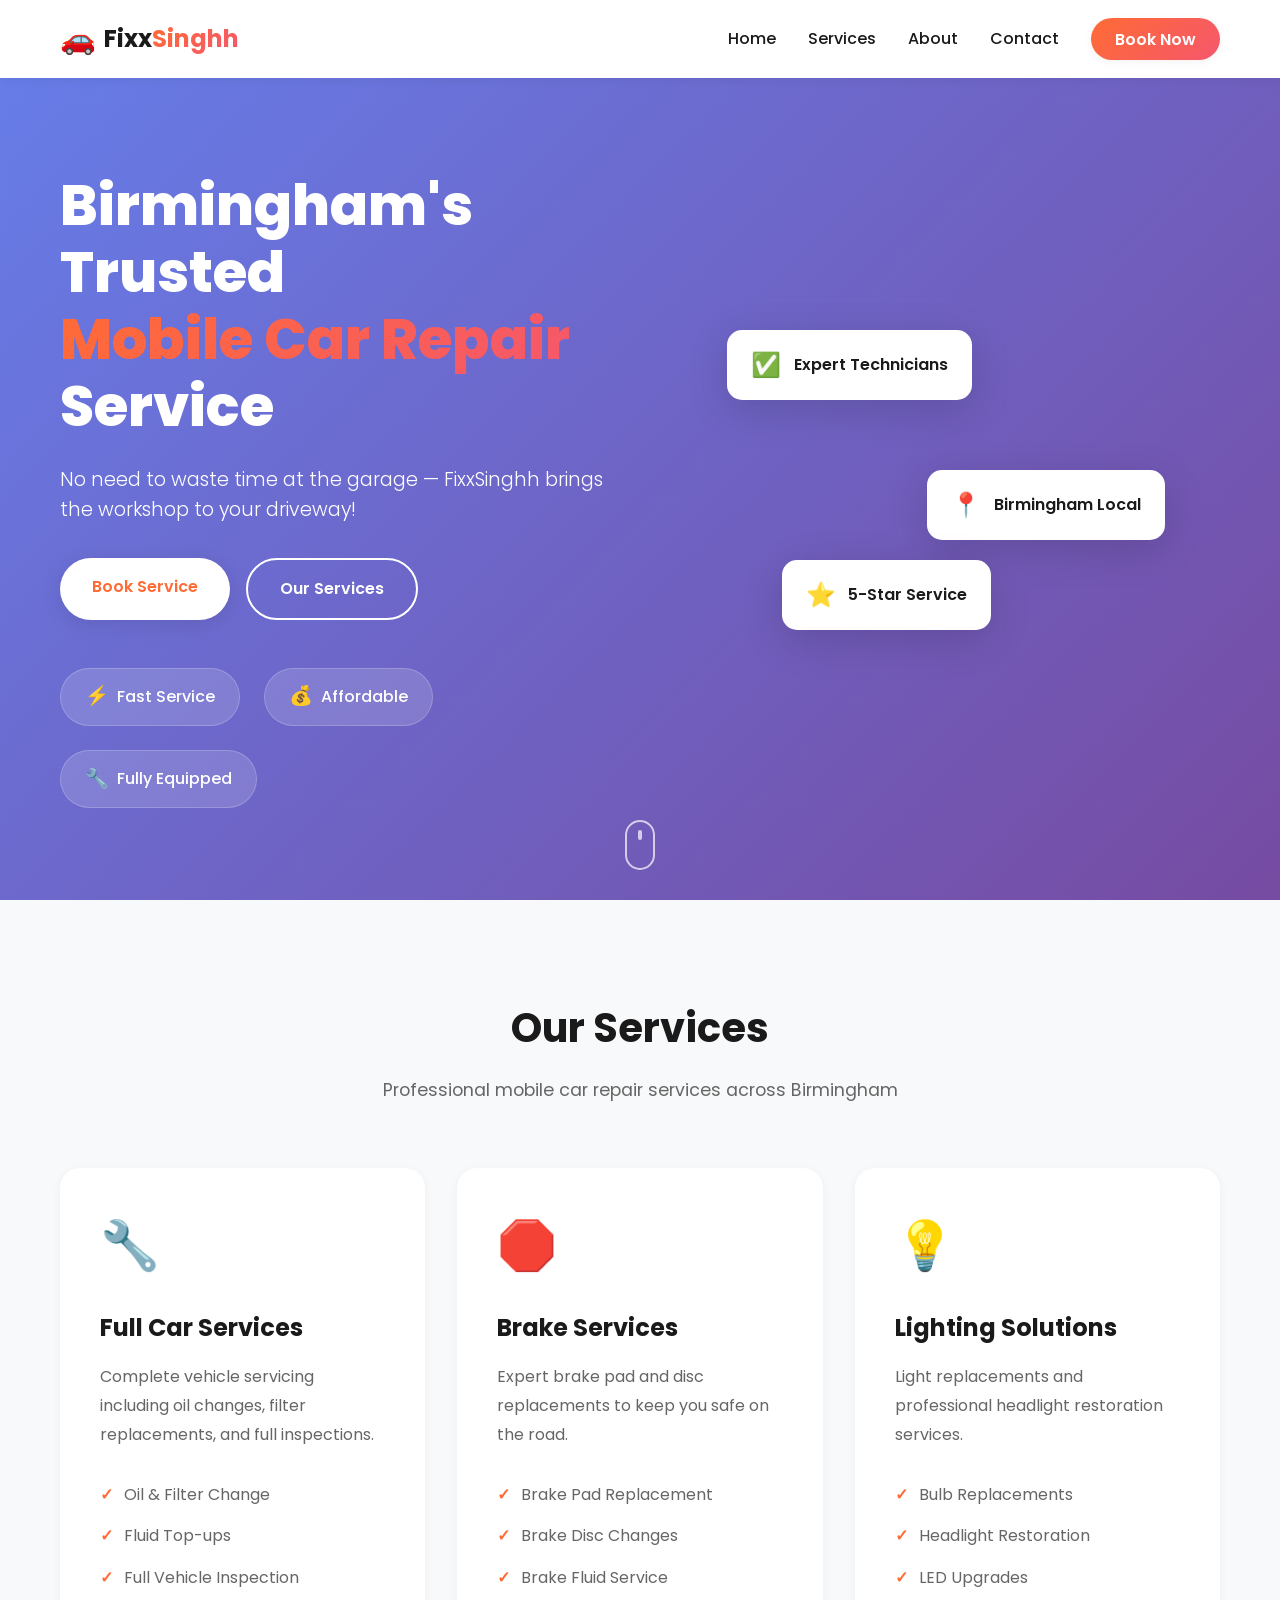
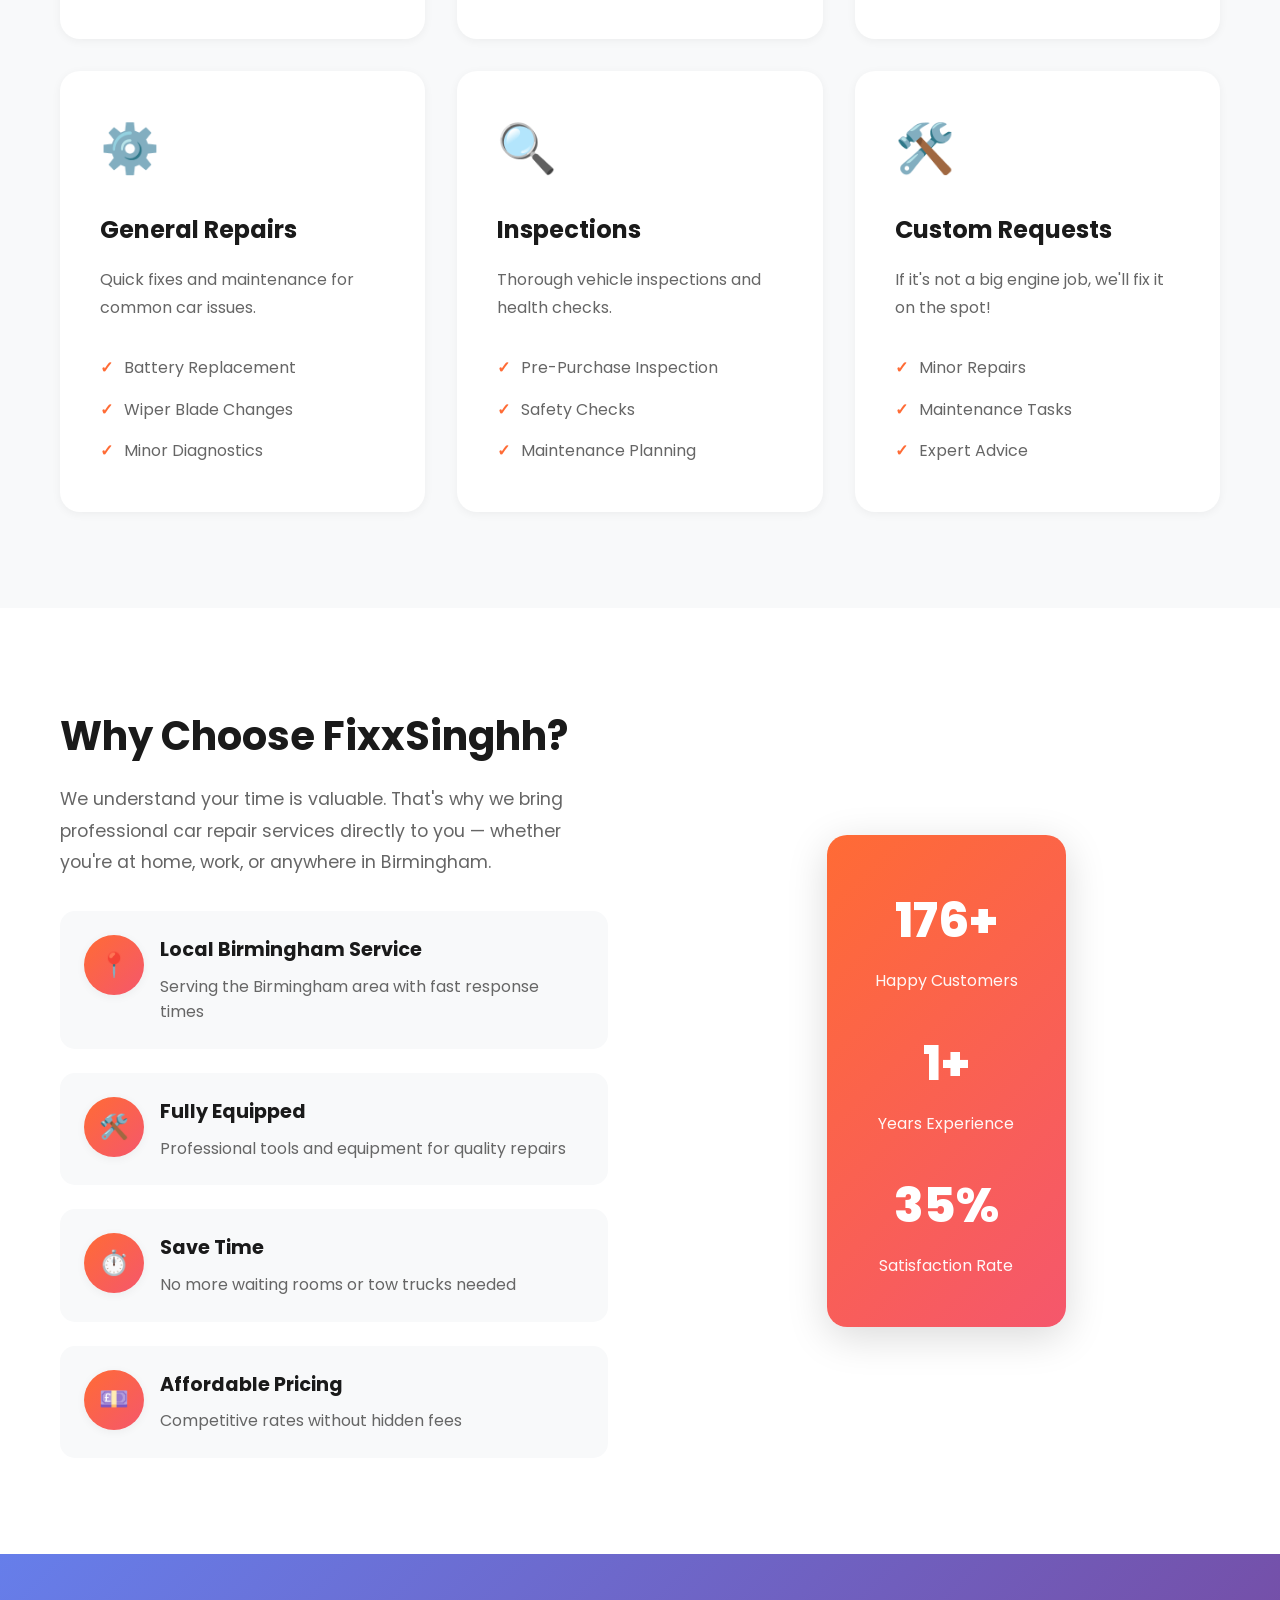
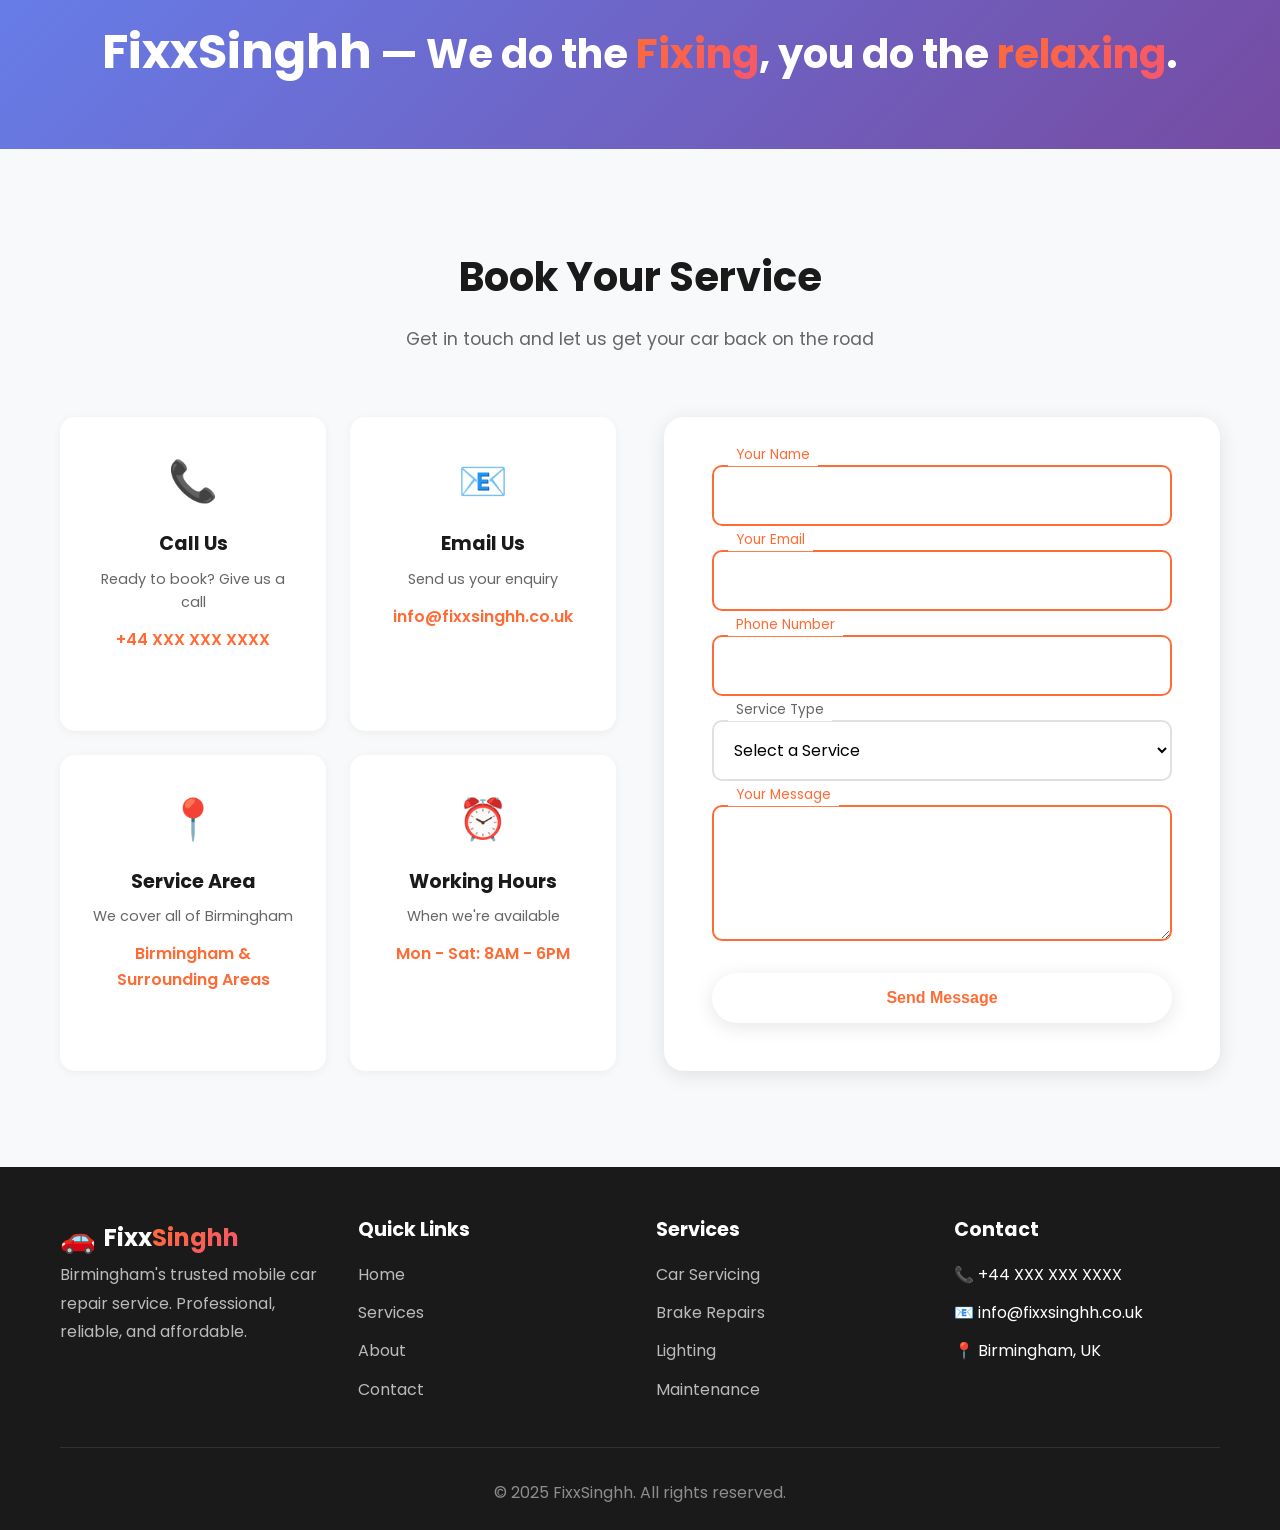
<file: fixxsinghh/index.html>
<!DOCTYPE html>
<html lang="en">
<head>
    <meta charset="UTF-8">
    <meta name="viewport" content="width=device-width, initial-scale=1.0, maximum-scale=5.0, user-scalable=yes">
    <meta name="description" content="FixxSinghh - Birmingham's trusted mobile car repair service. Fast, reliable, and affordable car repairs at your doorstep.">
    <title>FixxSinghh - Mobile Car Repair Birmingham</title>
    <link rel="stylesheet" href="styles.css">
    <link rel="preconnect" href="https://fonts.googleapis.com">
    <link rel="preconnect" href="https://fonts.gstatic.com" crossorigin>
    <link href="https://fonts.googleapis.com/css2?family=Poppins:wght@300;400;500;600;700;800&display=swap" rel="stylesheet">
</head>
<body>
    <!-- Navigation -->
    <nav class="navbar" id="navbar">
        <div class="container nav-container">
            <div class="logo">
                <span class="logo-icon">🚗</span>
                <span class="logo-text">Fixx<span class="highlight">Singhh</span></span>
            </div>
            <ul class="nav-menu" id="navMenu">
                <li><a href="#home" class="nav-link">Home</a></li>
                <li><a href="#services" class="nav-link">Services</a></li>
                <li><a href="#about" class="nav-link">About</a></li>
                <li><a href="#contact" class="nav-link">Contact</a></li>
                <li><a href="#contact" class="btn-nav">Book Now</a></li>
            </ul>
            <div class="hamburger" id="hamburger">
                <span></span>
                <span></span>
                <span></span>
            </div>
        </div>
    </nav>

    <!-- Hero Section -->
    <section class="hero" id="home">
        <div class="hero-overlay"></div>
        <div class="container hero-container">
            <div class="hero-content">
                <h1 class="hero-title fade-in">
                    Birmingham's Trusted <br>
                    <span class="highlight">Mobile Car Repair</span> Service
                </h1>
                <p class="hero-subtitle fade-in delay-1">
                    No need to waste time at the garage — FixxSinghh brings the workshop to your driveway!
                </p>
                <div class="hero-buttons fade-in delay-2">
                    <a href="#contact" class="btn btn-primary">Book Service</a>
                    <a href="#services" class="btn btn-secondary">Our Services</a>
                </div>
                <div class="hero-features fade-in delay-3">
                    <div class="feature-badge">
                        <span class="badge-icon">⚡</span>
                        <span>Fast Service</span>
                    </div>
                    <div class="feature-badge">
                        <span class="badge-icon">💰</span>
                        <span>Affordable</span>
                    </div>
                    <div class="feature-badge">
                        <span class="badge-icon">🔧</span>
                        <span>Fully Equipped</span>
                    </div>
                </div>
            </div>
            <div class="hero-image fade-in delay-2">
                <div class="floating-card card-1">
                    <span class="card-icon">✅</span>
                    <span>Expert Technicians</span>
                </div>
                <div class="floating-card card-2">
                    <span class="card-icon">📍</span>
                    <span>Birmingham Local</span>
                </div>
                <div class="floating-card card-3">
                    <span class="card-icon">⭐</span>
                    <span>5-Star Service</span>
                </div>
            </div>
        </div>
        <div class="scroll-indicator">
            <div class="mouse">
                <div class="wheel"></div>
            </div>
        </div>
    </section>

    <!-- Services Section -->
    <section class="services" id="services">
        <div class="container">
            <div class="section-header">
                <h2 class="section-title">Our Services</h2>
                <p class="section-subtitle">Professional mobile car repair services across Birmingham</p>
            </div>
            <div class="services-grid">
                <div class="service-card">
                    <div class="service-icon">🔧</div>
                    <h3>Full Car Services</h3>
                    <p>Complete vehicle servicing including oil changes, filter replacements, and full inspections.</p>
                    <ul class="service-list">
                        <li>Oil & Filter Change</li>
                        <li>Fluid Top-ups</li>
                        <li>Full Vehicle Inspection</li>
                    </ul>
                </div>
                <div class="service-card">
                    <div class="service-icon">🛑</div>
                    <h3>Brake Services</h3>
                    <p>Expert brake pad and disc replacements to keep you safe on the road.</p>
                    <ul class="service-list">
                        <li>Brake Pad Replacement</li>
                        <li>Brake Disc Changes</li>
                        <li>Brake Fluid Service</li>
                    </ul>
                </div>
                <div class="service-card">
                    <div class="service-icon">💡</div>
                    <h3>Lighting Solutions</h3>
                    <p>Light replacements and professional headlight restoration services.</p>
                    <ul class="service-list">
                        <li>Bulb Replacements</li>
                        <li>Headlight Restoration</li>
                        <li>LED Upgrades</li>
                    </ul>
                </div>
                <div class="service-card">
                    <div class="service-icon">⚙️</div>
                    <h3>General Repairs</h3>
                    <p>Quick fixes and maintenance for common car issues.</p>
                    <ul class="service-list">
                        <li>Battery Replacement</li>
                        <li>Wiper Blade Changes</li>
                        <li>Minor Diagnostics</li>
                    </ul>
                </div>
                <div class="service-card">
                    <div class="service-icon">🔍</div>
                    <h3>Inspections</h3>
                    <p>Thorough vehicle inspections and health checks.</p>
                    <ul class="service-list">
                        <li>Pre-Purchase Inspection</li>
                        <li>Safety Checks</li>
                        <li>Maintenance Planning</li>
                    </ul>
                </div>
                <div class="service-card">
                    <div class="service-icon">🛠️</div>
                    <h3>Custom Requests</h3>
                    <p>If it's not a big engine job, we'll fix it on the spot!</p>
                    <ul class="service-list">
                        <li>Minor Repairs</li>
                        <li>Maintenance Tasks</li>
                        <li>Expert Advice</li>
                    </ul>
                </div>
            </div>
        </div>
    </section>

    <!-- About Section -->
    <section class="about" id="about">
        <div class="container">
            <div class="about-grid">
                <div class="about-content">
                    <h2 class="section-title">Why Choose FixxSinghh?</h2>
                    <p class="about-text">
                        We understand your time is valuable. That's why we bring professional car repair services
                        directly to you — whether you're at home, work, or anywhere in Birmingham.
                    </p>
                    <div class="about-features">
                        <div class="about-feature">
                            <div class="feature-icon-circle">📍</div>
                            <div>
                                <h4>Local Birmingham Service</h4>
                                <p>Serving the Birmingham area with fast response times</p>
                            </div>
                        </div>
                        <div class="about-feature">
                            <div class="feature-icon-circle">🛠️</div>
                            <div>
                                <h4>Fully Equipped</h4>
                                <p>Professional tools and equipment for quality repairs</p>
                            </div>
                        </div>
                        <div class="about-feature">
                            <div class="feature-icon-circle">⏱️</div>
                            <div>
                                <h4>Save Time</h4>
                                <p>No more waiting rooms or tow trucks needed</p>
                            </div>
                        </div>
                        <div class="about-feature">
                            <div class="feature-icon-circle">💷</div>
                            <div>
                                <h4>Affordable Pricing</h4>
                                <p>Competitive rates without hidden fees</p>
                            </div>
                        </div>
                    </div>
                </div>
                <div class="about-image">
                    <div class="stats-card">
                        <div class="stat">
                            <h3 class="stat-number" data-target="500">0</h3>
                            <p>Happy Customers</p>
                        </div>
                        <div class="stat">
                            <h3 class="stat-number" data-target="5">0</h3>
                            <p>Years Experience</p>
                        </div>
                        <div class="stat">
                            <h3 class="stat-number" data-target="100">0</h3>
                            <p>Satisfaction Rate</p>
                        </div>
                    </div>
                </div>
            </div>
        </div>
    </section>

    <!-- Tagline Section -->
    <section class="tagline">
        <div class="container">
            <h2 class="tagline-text">
                <span class="tagline-brand">FixxSinghh</span> —
                We do the <span class="highlight">Fixing</span>,
                you do the <span class="highlight">relaxing</span>.
            </h2>
        </div>
    </section>

    <!-- Contact Section -->
    <section class="contact" id="contact">
        <div class="container">
            <div class="section-header">
                <h2 class="section-title">Book Your Service</h2>
                <p class="section-subtitle">Get in touch and let us get your car back on the road</p>
            </div>
            <div class="contact-grid">
                <div class="contact-info">
                    <div class="info-card">
                        <div class="info-icon">📞</div>
                        <h3>Call Us</h3>
                        <p>Ready to book? Give us a call</p>
                        <a href="tel:+44XXXXXXXXXX" class="info-link">+44 XXX XXX XXXX</a>
                    </div>
                    <div class="info-card">
                        <div class="info-icon">📧</div>
                        <h3>Email Us</h3>
                        <p>Send us your enquiry</p>
                        <a href="mailto:info@fixxsinghh.co.uk" class="info-link">info@fixxsinghh.co.uk</a>
                    </div>
                    <div class="info-card">
                        <div class="info-icon">📍</div>
                        <h3>Service Area</h3>
                        <p>We cover all of Birmingham</p>
                        <span class="info-link">Birmingham & Surrounding Areas</span>
                    </div>
                    <div class="info-card">
                        <div class="info-icon">⏰</div>
                        <h3>Working Hours</h3>
                        <p>When we're available</p>
                        <span class="info-link">Mon - Sat: 8AM - 6PM</span>
                    </div>
                </div>
                <div class="contact-form-wrapper">
                    <form class="contact-form" id="contactForm" action="https://formspree.io/f/xanyrovw" method="POST">
                        <div class="form-group">
                            <input type="text" id="name" name="name" required>
                            <label for="name">Your Name</label>
                        </div>
                        <div class="form-group">
                            <input type="email" id="email" name="email" required>
                            <label for="email">Your Email</label>
                        </div>
                        <div class="form-group">
                            <input type="tel" id="phone" name="phone" required>
                            <label for="phone">Phone Number</label>
                        </div>
                        <div class="form-group">
                            <select id="service" name="service" required>
                                <option value="" disabled selected>Select a Service</option>
                                <option value="full-service">Full Car Service</option>
                                <option value="brakes">Brake Service</option>
                                <option value="lights">Lighting Solutions</option>
                                <option value="general">General Repair</option>
                                <option value="inspection">Vehicle Inspection</option>
                                <option value="other">Other</option>
                            </select>
                            <label for="service">Service Type</label>
                        </div>
                        <div class="form-group">
                            <textarea id="message" name="message" rows="4" required></textarea>
                            <label for="message">Your Message</label>
                        </div>
                        <input type="hidden" name="_subject" value="New FixxSinghh Service Request">
                        <input type="hidden" name="_replyto" id="_replyto">
                        <button type="submit" class="btn btn-primary btn-full">Send Message</button>
                    </form>
                </div>
            </div>
        </div>
    </section>

    <!-- Footer -->
    <footer class="footer">
        <div class="container">
            <div class="footer-content">
                <div class="footer-section">
                    <div class="logo">
                        <span class="logo-icon">🚗</span>
                        <span class="logo-text">Fixx<span class="highlight">Singhh</span></span>
                    </div>
                    <p class="footer-text">
                        Birmingham's trusted mobile car repair service. Professional, reliable, and affordable.
                    </p>
                </div>
                <div class="footer-section">
                    <h4>Quick Links</h4>
                    <ul class="footer-links">
                        <li><a href="#home">Home</a></li>
                        <li><a href="#services">Services</a></li>
                        <li><a href="#about">About</a></li>
                        <li><a href="#contact">Contact</a></li>
                    </ul>
                </div>
                <div class="footer-section">
                    <h4>Services</h4>
                    <ul class="footer-links">
                        <li><a href="#services">Car Servicing</a></li>
                        <li><a href="#services">Brake Repairs</a></li>
                        <li><a href="#services">Lighting</a></li>
                        <li><a href="#services">Maintenance</a></li>
                    </ul>
                </div>
                <div class="footer-section">
                    <h4>Contact</h4>
                    <ul class="footer-links">
                        <li>📞 +44 XXX XXX XXXX</li>
                        <li>📧 info@fixxsinghh.co.uk</li>
                        <li>📍 Birmingham, UK</li>
                    </ul>
                </div>
            </div>
            <div class="footer-bottom">
                <p>&copy; 2025 FixxSinghh. All rights reserved.</p>
            </div>
        </div>
    </footer>

    <!-- Back to Top Button -->
    <button class="back-to-top" id="backToTop">↑</button>

    <script src="script.js"></script>
</body>
</html>
</file>
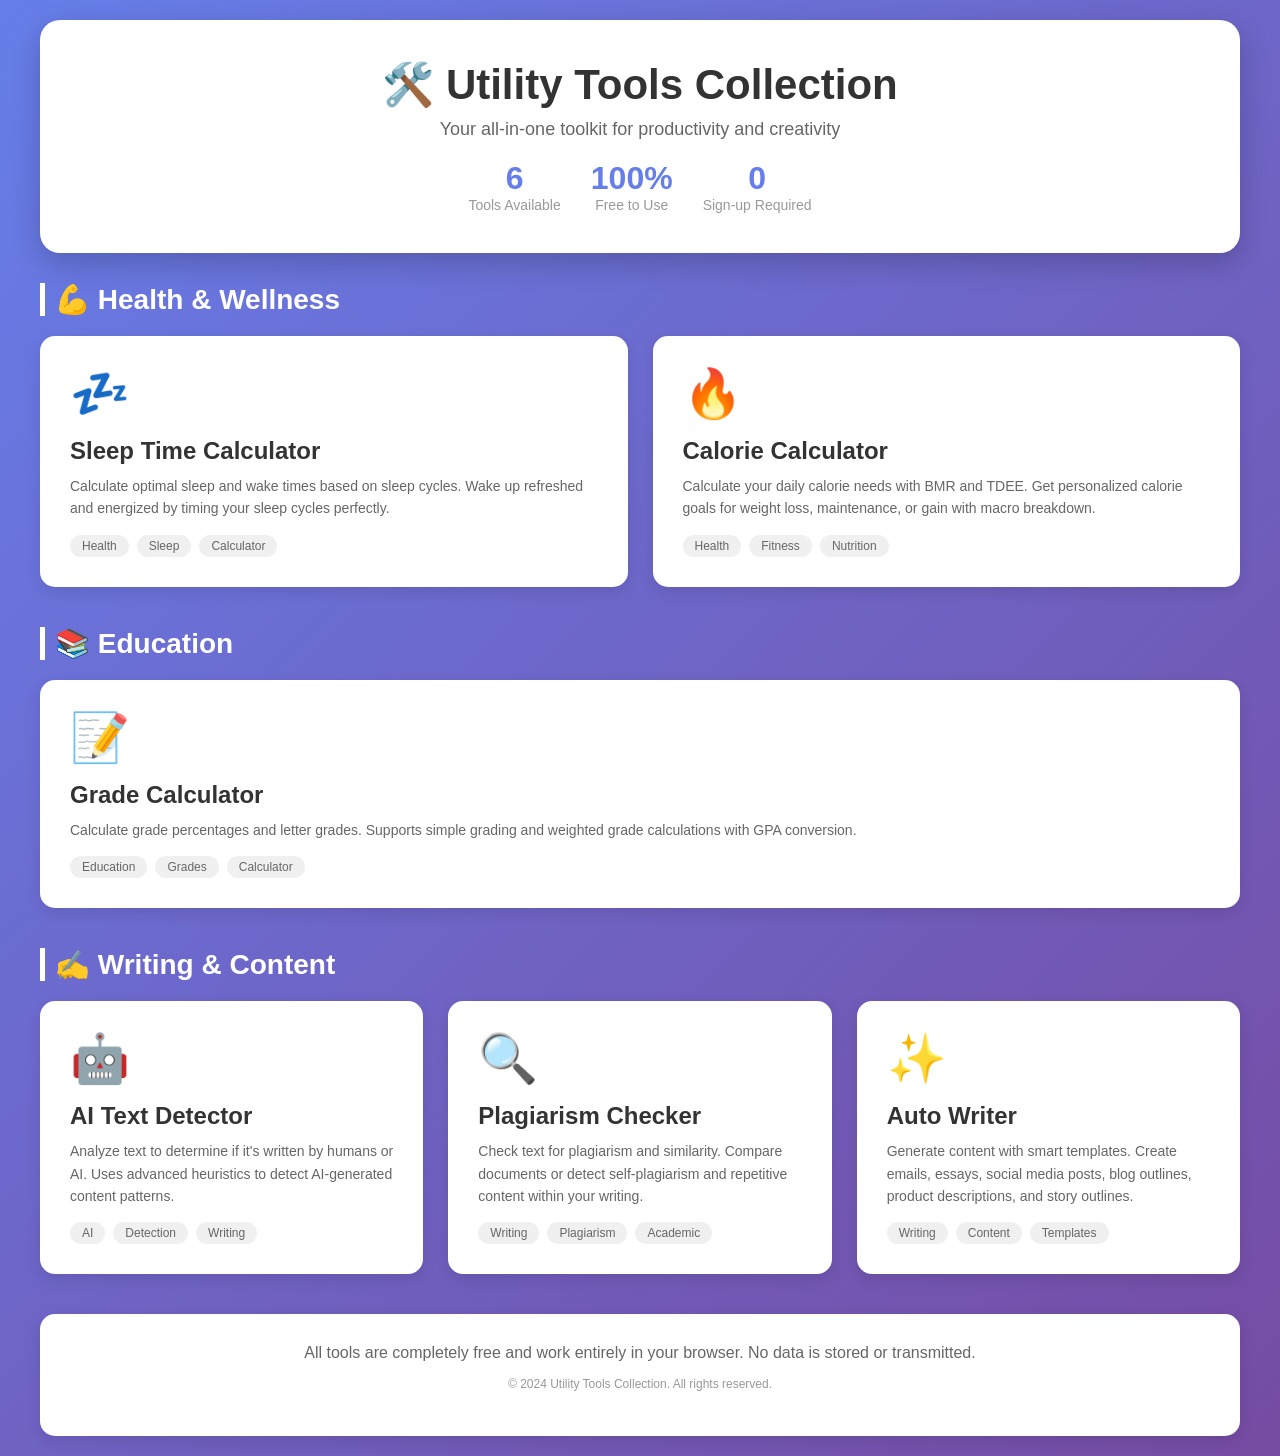
<file: tools/index.html>
<!DOCTYPE html>
<html lang="en">
<head>
    <meta charset="UTF-8">
    <meta name="viewport" content="width=device-width, initial-scale=1.0">
    <title>Utility Tools Collection</title>
    <style>
        * {
            margin: 0;
            padding: 0;
            box-sizing: border-box;
        }

        body {
            font-family: 'Segoe UI', Tahoma, Geneva, Verdana, sans-serif;
            background: linear-gradient(135deg, #667eea 0%, #764ba2 100%);
            min-height: 100vh;
            padding: 20px;
        }

        .container {
            max-width: 1200px;
            margin: 0 auto;
        }

        header {
            background: white;
            border-radius: 20px;
            padding: 40px;
            margin-bottom: 30px;
            text-align: center;
            box-shadow: 0 10px 30px rgba(0, 0, 0, 0.2);
        }

        h1 {
            color: #333;
            font-size: 42px;
            margin-bottom: 10px;
        }

        .tagline {
            color: #666;
            font-size: 18px;
            margin-bottom: 20px;
        }

        .stats {
            display: flex;
            justify-content: center;
            gap: 30px;
            margin-top: 20px;
        }

        .stat {
            text-align: center;
        }

        .stat-number {
            color: #667eea;
            font-size: 32px;
            font-weight: 700;
        }

        .stat-label {
            color: #999;
            font-size: 14px;
        }

        .tools-grid {
            display: grid;
            grid-template-columns: repeat(auto-fit, minmax(300px, 1fr));
            gap: 25px;
            margin-bottom: 30px;
        }

        .tool-card {
            background: white;
            border-radius: 15px;
            padding: 30px;
            text-decoration: none;
            color: inherit;
            transition: all 0.3s;
            box-shadow: 0 5px 15px rgba(0, 0, 0, 0.1);
            cursor: pointer;
        }

        .tool-card:hover {
            transform: translateY(-10px);
            box-shadow: 0 15px 40px rgba(0, 0, 0, 0.2);
        }

        .tool-icon {
            font-size: 48px;
            margin-bottom: 15px;
        }

        .tool-title {
            color: #333;
            font-size: 24px;
            font-weight: 600;
            margin-bottom: 10px;
        }

        .tool-description {
            color: #666;
            font-size: 14px;
            line-height: 1.6;
            margin-bottom: 15px;
        }

        .tool-tags {
            display: flex;
            flex-wrap: wrap;
            gap: 8px;
        }

        .tag {
            background: #f0f0f0;
            color: #666;
            padding: 4px 12px;
            border-radius: 12px;
            font-size: 12px;
        }

        .category-section {
            margin-bottom: 40px;
        }

        .category-title {
            color: white;
            font-size: 28px;
            font-weight: 600;
            margin-bottom: 20px;
            padding-left: 10px;
            border-left: 5px solid white;
        }

        footer {
            background: white;
            border-radius: 15px;
            padding: 30px;
            text-align: center;
            margin-top: 40px;
            box-shadow: 0 5px 15px rgba(0, 0, 0, 0.1);
        }

        footer p {
            color: #666;
            margin-bottom: 15px;
        }

        .social-links {
            display: flex;
            justify-content: center;
            gap: 15px;
        }

        .social-link {
            display: inline-block;
            width: 40px;
            height: 40px;
            background: #667eea;
            color: white;
            border-radius: 50%;
            line-height: 40px;
            text-align: center;
            text-decoration: none;
            font-size: 18px;
            transition: all 0.3s;
        }

        .social-link:hover {
            background: #764ba2;
            transform: scale(1.1);
        }

        @media (max-width: 768px) {
            h1 {
                font-size: 32px;
            }

            .tools-grid {
                grid-template-columns: 1fr;
            }

            .stats {
                flex-direction: column;
                gap: 15px;
            }
        }
    </style>
</head>
<body>
    <div class="container">
        <header>
            <h1>🛠️ Utility Tools Collection</h1>
            <p class="tagline">Your all-in-one toolkit for productivity and creativity</p>
            <div class="stats">
                <div class="stat">
                    <div class="stat-number">6</div>
                    <div class="stat-label">Tools Available</div>
                </div>
                <div class="stat">
                    <div class="stat-number">100%</div>
                    <div class="stat-label">Free to Use</div>
                </div>
                <div class="stat">
                    <div class="stat-number">0</div>
                    <div class="stat-label">Sign-up Required</div>
                </div>
            </div>
        </header>

        <!-- Health & Wellness Category -->
        <div class="category-section">
            <h2 class="category-title">💪 Health & Wellness</h2>
            <div class="tools-grid">
                <a href="sleep-calculator.html" class="tool-card">
                    <div class="tool-icon">💤</div>
                    <div class="tool-title">Sleep Time Calculator</div>
                    <div class="tool-description">
                        Calculate optimal sleep and wake times based on sleep cycles. Wake up refreshed and energized by timing your sleep cycles perfectly.
                    </div>
                    <div class="tool-tags">
                        <span class="tag">Health</span>
                        <span class="tag">Sleep</span>
                        <span class="tag">Calculator</span>
                    </div>
                </a>

                <a href="calorie-calculator.html" class="tool-card">
                    <div class="tool-icon">🔥</div>
                    <div class="tool-title">Calorie Calculator</div>
                    <div class="tool-description">
                        Calculate your daily calorie needs with BMR and TDEE. Get personalized calorie goals for weight loss, maintenance, or gain with macro breakdown.
                    </div>
                    <div class="tool-tags">
                        <span class="tag">Health</span>
                        <span class="tag">Fitness</span>
                        <span class="tag">Nutrition</span>
                    </div>
                </a>
            </div>
        </div>

        <!-- Education Category -->
        <div class="category-section">
            <h2 class="category-title">📚 Education</h2>
            <div class="tools-grid">
                <a href="grade-calculator.html" class="tool-card">
                    <div class="tool-icon">📝</div>
                    <div class="tool-title">Grade Calculator</div>
                    <div class="tool-description">
                        Calculate grade percentages and letter grades. Supports simple grading and weighted grade calculations with GPA conversion.
                    </div>
                    <div class="tool-tags">
                        <span class="tag">Education</span>
                        <span class="tag">Grades</span>
                        <span class="tag">Calculator</span>
                    </div>
                </a>
            </div>
        </div>

        <!-- Writing & Content Category -->
        <div class="category-section">
            <h2 class="category-title">✍️ Writing & Content</h2>
            <div class="tools-grid">
                <a href="ai-detector.html" class="tool-card">
                    <div class="tool-icon">🤖</div>
                    <div class="tool-title">AI Text Detector</div>
                    <div class="tool-description">
                        Analyze text to determine if it's written by humans or AI. Uses advanced heuristics to detect AI-generated content patterns.
                    </div>
                    <div class="tool-tags">
                        <span class="tag">AI</span>
                        <span class="tag">Detection</span>
                        <span class="tag">Writing</span>
                    </div>
                </a>

                <a href="plagiarism-checker.html" class="tool-card">
                    <div class="tool-icon">🔍</div>
                    <div class="tool-title">Plagiarism Checker</div>
                    <div class="tool-description">
                        Check text for plagiarism and similarity. Compare documents or detect self-plagiarism and repetitive content within your writing.
                    </div>
                    <div class="tool-tags">
                        <span class="tag">Writing</span>
                        <span class="tag">Plagiarism</span>
                        <span class="tag">Academic</span>
                    </div>
                </a>

                <a href="auto-writer.html" class="tool-card">
                    <div class="tool-icon">✨</div>
                    <div class="tool-title">Auto Writer</div>
                    <div class="tool-description">
                        Generate content with smart templates. Create emails, essays, social media posts, blog outlines, product descriptions, and story outlines.
                    </div>
                    <div class="tool-tags">
                        <span class="tag">Writing</span>
                        <span class="tag">Content</span>
                        <span class="tag">Templates</span>
                    </div>
                </a>
            </div>
        </div>

        <footer>
            <p>All tools are completely free and work entirely in your browser. No data is stored or transmitted.</p>
            <p style="color: #999; font-size: 12px; margin-top: 10px;">
                © 2024 Utility Tools Collection. All rights reserved.
            </p>
        </footer>
    </div>
</body>
</html>
</file>
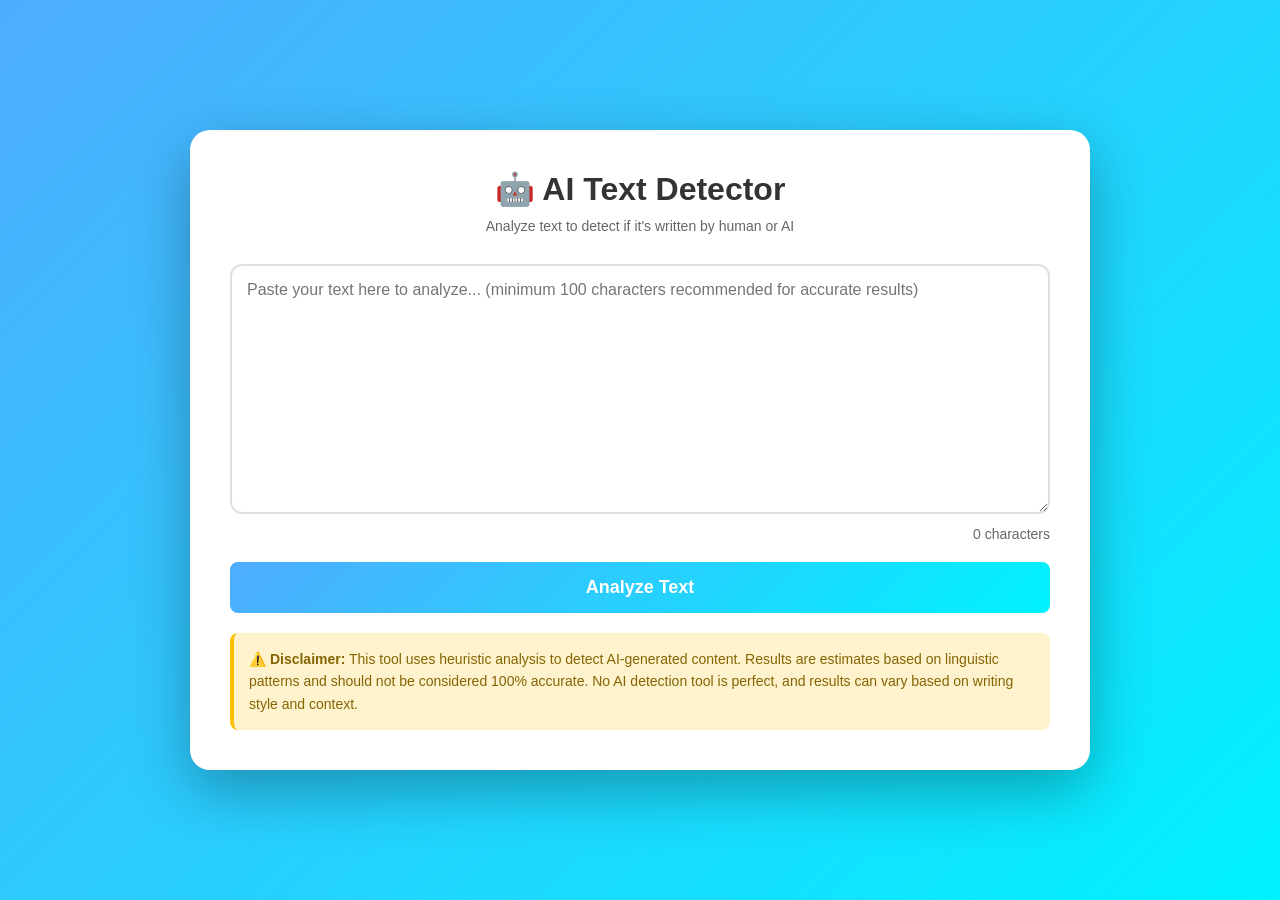
<file: tools/ai-detector.html>
<!DOCTYPE html>
<html lang="en">
<head>
    <meta charset="UTF-8">
    <meta name="viewport" content="width=device-width, initial-scale=1.0">
    <title>Human vs AI Text Checker</title>
    <style>
        * {
            margin: 0;
            padding: 0;
            box-sizing: border-box;
        }

        body {
            font-family: 'Segoe UI', Tahoma, Geneva, Verdana, sans-serif;
            background: linear-gradient(135deg, #4facfe 0%, #00f2fe 100%);
            min-height: 100vh;
            display: flex;
            justify-content: center;
            align-items: center;
            padding: 20px;
        }

        .container {
            background: white;
            border-radius: 20px;
            padding: 40px;
            max-width: 900px;
            width: 100%;
            box-shadow: 0 20px 60px rgba(0, 0, 0, 0.3);
        }

        h1 {
            color: #333;
            margin-bottom: 10px;
            text-align: center;
        }

        .subtitle {
            color: #666;
            text-align: center;
            margin-bottom: 30px;
            font-size: 14px;
        }

        textarea {
            width: 100%;
            min-height: 250px;
            padding: 15px;
            border: 2px solid #e0e0e0;
            border-radius: 12px;
            font-size: 16px;
            font-family: inherit;
            resize: vertical;
            transition: border-color 0.3s;
        }

        textarea:focus {
            outline: none;
            border-color: #4facfe;
        }

        .char-count {
            text-align: right;
            color: #666;
            font-size: 14px;
            margin-top: 8px;
        }

        button.analyze {
            width: 100%;
            padding: 15px;
            background: linear-gradient(135deg, #4facfe 0%, #00f2fe 100%);
            color: white;
            border: none;
            border-radius: 8px;
            font-size: 18px;
            font-weight: 600;
            cursor: pointer;
            transition: transform 0.2s;
            margin-top: 20px;
        }

        button.analyze:hover {
            transform: translateY(-2px);
        }

        button.analyze:disabled {
            opacity: 0.6;
            cursor: not-allowed;
        }

        .results {
            margin-top: 30px;
            display: none;
        }

        .results.show {
            display: block;
        }

        .detection-meter {
            background: #f8f9fa;
            padding: 30px;
            border-radius: 12px;
            margin-bottom: 20px;
        }

        .meter-label {
            display: flex;
            justify-content: space-between;
            margin-bottom: 10px;
            font-weight: 600;
        }

        .meter-bar {
            width: 100%;
            height: 40px;
            background: linear-gradient(to right, #4caf50, #ffc107, #f44336);
            border-radius: 20px;
            position: relative;
            overflow: hidden;
        }

        .meter-indicator {
            position: absolute;
            top: 0;
            left: 0;
            width: 4px;
            height: 100%;
            background: white;
            box-shadow: 0 0 10px rgba(0, 0, 0, 0.5);
            transition: left 0.5s ease;
        }

        .verdict {
            text-align: center;
            margin-top: 20px;
            padding: 20px;
            border-radius: 12px;
            font-size: 24px;
            font-weight: 700;
        }

        .verdict.human {
            background: #e8f5e9;
            color: #2e7d32;
        }

        .verdict.mixed {
            background: #fff3e0;
            color: #e65100;
        }

        .verdict.ai {
            background: #ffebee;
            color: #c62828;
        }

        .analysis-grid {
            display: grid;
            grid-template-columns: repeat(auto-fit, minmax(250px, 1fr));
            gap: 15px;
            margin-top: 20px;
        }

        .analysis-card {
            background: white;
            padding: 20px;
            border-radius: 12px;
            border-left: 4px solid #4facfe;
        }

        .analysis-card h3 {
            color: #333;
            margin-bottom: 10px;
            font-size: 16px;
        }

        .analysis-card .value {
            font-size: 28px;
            font-weight: 700;
            color: #4facfe;
            margin-bottom: 5px;
        }

        .analysis-card .description {
            color: #666;
            font-size: 14px;
        }

        .indicators-list {
            margin-top: 20px;
            background: #f8f9fa;
            padding: 20px;
            border-radius: 12px;
        }

        .indicators-list h3 {
            color: #333;
            margin-bottom: 15px;
        }

        .indicator-item {
            display: flex;
            align-items: center;
            gap: 10px;
            margin-bottom: 10px;
            padding: 10px;
            background: white;
            border-radius: 6px;
        }

        .indicator-icon {
            font-size: 20px;
        }

        .disclaimer {
            background: #fff3cd;
            padding: 15px;
            border-radius: 8px;
            margin-top: 20px;
            border-left: 4px solid #ffc107;
        }

        .disclaimer p {
            color: #856404;
            font-size: 14px;
            line-height: 1.6;
        }
    </style>
</head>
<body>
    <div class="container">
        <h1>🤖 AI Text Detector</h1>
        <p class="subtitle">Analyze text to detect if it's written by human or AI</p>

        <textarea id="text-input" placeholder="Paste your text here to analyze... (minimum 100 characters recommended for accurate results)"></textarea>
        <div class="char-count">
            <span id="char-count">0</span> characters
        </div>

        <button class="analyze" onclick="analyzeText()" id="analyze-btn">Analyze Text</button>

        <div id="results" class="results"></div>

        <div class="disclaimer">
            <p><strong>⚠️ Disclaimer:</strong> This tool uses heuristic analysis to detect AI-generated content. Results are estimates based on linguistic patterns and should not be considered 100% accurate. No AI detection tool is perfect, and results can vary based on writing style and context.</p>
        </div>
    </div>

    <script>
        const textInput = document.getElementById('text-input');
        const charCount = document.getElementById('char-count');

        textInput.addEventListener('input', function() {
            charCount.textContent = this.value.length;
        });

        function analyzeText() {
            const text = textInput.value.trim();

            if (text.length < 50) {
                alert('Please enter at least 50 characters for analysis');
                return;
            }

            const analysis = performAnalysis(text);
            displayResults(analysis);
        }

        function performAnalysis(text) {
            // Calculate various metrics
            const sentences = text.split(/[.!?]+/).filter(s => s.trim().length > 0);
            const words = text.split(/\s+/).filter(w => w.length > 0);
            const avgSentenceLength = words.length / sentences.length;

            // Calculate vocabulary diversity (unique words / total words)
            const uniqueWords = new Set(words.map(w => w.toLowerCase()));
            const vocabularyDiversity = uniqueWords.size / words.length;

            // Check for AI-common phrases
            const aiPhrases = [
                'it is important to note',
                'it\'s worth noting',
                'delve into',
                'in conclusion',
                'in summary',
                'furthermore',
                'moreover',
                'additionally',
                'it is essential',
                'comprehensive',
                'robust',
                'leverage',
                'utilize',
                'facilitate',
                'paradigm'
            ];

            let aiPhraseCount = 0;
            const textLower = text.toLowerCase();
            aiPhrases.forEach(phrase => {
                if (textLower.includes(phrase)) aiPhraseCount++;
            });

            // Calculate sentence length variance
            const sentenceLengths = sentences.map(s => s.split(/\s+/).length);
            const avgLength = sentenceLengths.reduce((a, b) => a + b, 0) / sentenceLengths.length;
            const variance = sentenceLengths.reduce((sum, len) => sum + Math.pow(len - avgLength, 2), 0) / sentenceLengths.length;
            const stdDev = Math.sqrt(variance);

            // Calculate perplexity estimate (simplified)
            const sentenceLengthConsistency = stdDev / avgLength;

            // Check for transition words (AI tends to use more)
            const transitionWords = ['however', 'therefore', 'thus', 'hence', 'consequently', 'nevertheless', 'furthermore', 'moreover', 'additionally'];
            let transitionCount = 0;
            transitionWords.forEach(word => {
                const regex = new RegExp('\\b' + word + '\\b', 'gi');
                const matches = text.match(regex);
                if (matches) transitionCount += matches.length;
            });
            const transitionDensity = transitionCount / words.length;

            // Scoring algorithm (0 = human, 100 = AI)
            let aiScore = 0;

            // Factor 1: Sentence length (15-25 words is typical for AI)
            if (avgSentenceLength >= 15 && avgSentenceLength <= 25) {
                aiScore += 20;
            } else if (avgSentenceLength < 10 || avgSentenceLength > 30) {
                aiScore -= 10;
            }

            // Factor 2: Vocabulary diversity (AI tends to be more consistent, 0.4-0.6)
            if (vocabularyDiversity >= 0.4 && vocabularyDiversity <= 0.6) {
                aiScore += 15;
            } else if (vocabularyDiversity > 0.7) {
                aiScore -= 10;
            }

            // Factor 3: AI phrases
            aiScore += aiPhraseCount * 10;

            // Factor 4: Sentence length consistency (AI is more consistent)
            if (sentenceLengthConsistency < 0.4) {
                aiScore += 20;
            } else if (sentenceLengthConsistency > 0.7) {
                aiScore -= 15;
            }

            // Factor 5: Transition word density
            if (transitionDensity > 0.03) {
                aiScore += 15;
            }

            // Normalize score to 0-100
            aiScore = Math.max(0, Math.min(100, aiScore + 30));

            return {
                aiScore: aiScore,
                humanScore: 100 - aiScore,
                sentenceCount: sentences.length,
                wordCount: words.length,
                avgSentenceLength: avgSentenceLength.toFixed(1),
                vocabularyDiversity: (vocabularyDiversity * 100).toFixed(1),
                sentenceLengthConsistency: sentenceLengthConsistency.toFixed(2),
                aiPhraseCount: aiPhraseCount,
                transitionDensity: (transitionDensity * 100).toFixed(2)
            };
        }

        function displayResults(analysis) {
            const aiScore = analysis.aiScore;
            let verdict, verdictClass, verdictIcon;

            if (aiScore < 35) {
                verdict = 'Likely Human Written';
                verdictClass = 'human';
                verdictIcon = '✅';
            } else if (aiScore < 65) {
                verdict = 'Mixed / Uncertain';
                verdictClass = 'mixed';
                verdictIcon = '⚠️';
            } else {
                verdict = 'Likely AI Generated';
                verdictClass = 'ai';
                verdictIcon = '🤖';
            }

            let html = `
                <div class="detection-meter">
                    <div class="meter-label">
                        <span>👤 Human</span>
                        <span>🤖 AI</span>
                    </div>
                    <div class="meter-bar">
                        <div class="meter-indicator" style="left: ${aiScore}%"></div>
                    </div>
                    <div style="text-align: center; margin-top: 15px; font-size: 18px; color: #666;">
                        <strong>AI Probability: ${aiScore.toFixed(1)}%</strong>
                    </div>
                </div>

                <div class="verdict ${verdictClass}">
                    ${verdictIcon} ${verdict}
                </div>

                <div class="analysis-grid">
                    <div class="analysis-card">
                        <h3>Word Count</h3>
                        <div class="value">${analysis.wordCount}</div>
                        <div class="description">Total words analyzed</div>
                    </div>
                    <div class="analysis-card">
                        <h3>Sentences</h3>
                        <div class="value">${analysis.sentenceCount}</div>
                        <div class="description">Total sentences</div>
                    </div>
                    <div class="analysis-card">
                        <h3>Avg. Sentence Length</h3>
                        <div class="value">${analysis.avgSentenceLength}</div>
                        <div class="description">Words per sentence</div>
                    </div>
                    <div class="analysis-card">
                        <h3>Vocabulary Diversity</h3>
                        <div class="value">${analysis.vocabularyDiversity}%</div>
                        <div class="description">Unique word ratio</div>
                    </div>
                </div>

                <div class="indicators-list">
                    <h3>Detection Indicators</h3>
                    ${generateIndicators(analysis, aiScore)}
                </div>
            `;

            document.getElementById('results').innerHTML = html;
            document.getElementById('results').classList.add('show');
        }

        function generateIndicators(analysis, aiScore) {
            const indicators = [];

            // Sentence length indicator
            const avgLen = parseFloat(analysis.avgSentenceLength);
            if (avgLen >= 15 && avgLen <= 25) {
                indicators.push({
                    icon: '🤖',
                    text: 'Average sentence length matches AI patterns (15-25 words)',
                    type: 'ai'
                });
            } else if (avgLen < 10 || avgLen > 30) {
                indicators.push({
                    icon: '👤',
                    text: 'Sentence length variation suggests human writing',
                    type: 'human'
                });
            }

            // Vocabulary diversity
            const vocabDiv = parseFloat(analysis.vocabularyDiversity);
            if (vocabDiv >= 40 && vocabDiv <= 60) {
                indicators.push({
                    icon: '🤖',
                    text: 'Vocabulary diversity in typical AI range',
                    type: 'ai'
                });
            } else if (vocabDiv > 70) {
                indicators.push({
                    icon: '👤',
                    text: 'High vocabulary diversity suggests human creativity',
                    type: 'human'
                });
            }

            // AI phrases
            if (analysis.aiPhraseCount > 2) {
                indicators.push({
                    icon: '🤖',
                    text: `Contains ${analysis.aiPhraseCount} common AI phrases`,
                    type: 'ai'
                });
            }

            // Consistency
            const consistency = parseFloat(analysis.sentenceLengthConsistency);
            if (consistency < 0.4) {
                indicators.push({
                    icon: '🤖',
                    text: 'Very consistent sentence structure (typical of AI)',
                    type: 'ai'
                });
            } else if (consistency > 0.7) {
                indicators.push({
                    icon: '👤',
                    text: 'Variable sentence structure suggests human writing',
                    type: 'human'
                });
            }

            let html = '';
            indicators.forEach(ind => {
                html += `
                    <div class="indicator-item">
                        <span class="indicator-icon">${ind.icon}</span>
                        <span>${ind.text}</span>
                    </div>
                `;
            });

            return html || '<div class="indicator-item"><span>No strong indicators detected</span></div>';
        }
    </script>
</body>
</html>
</file>
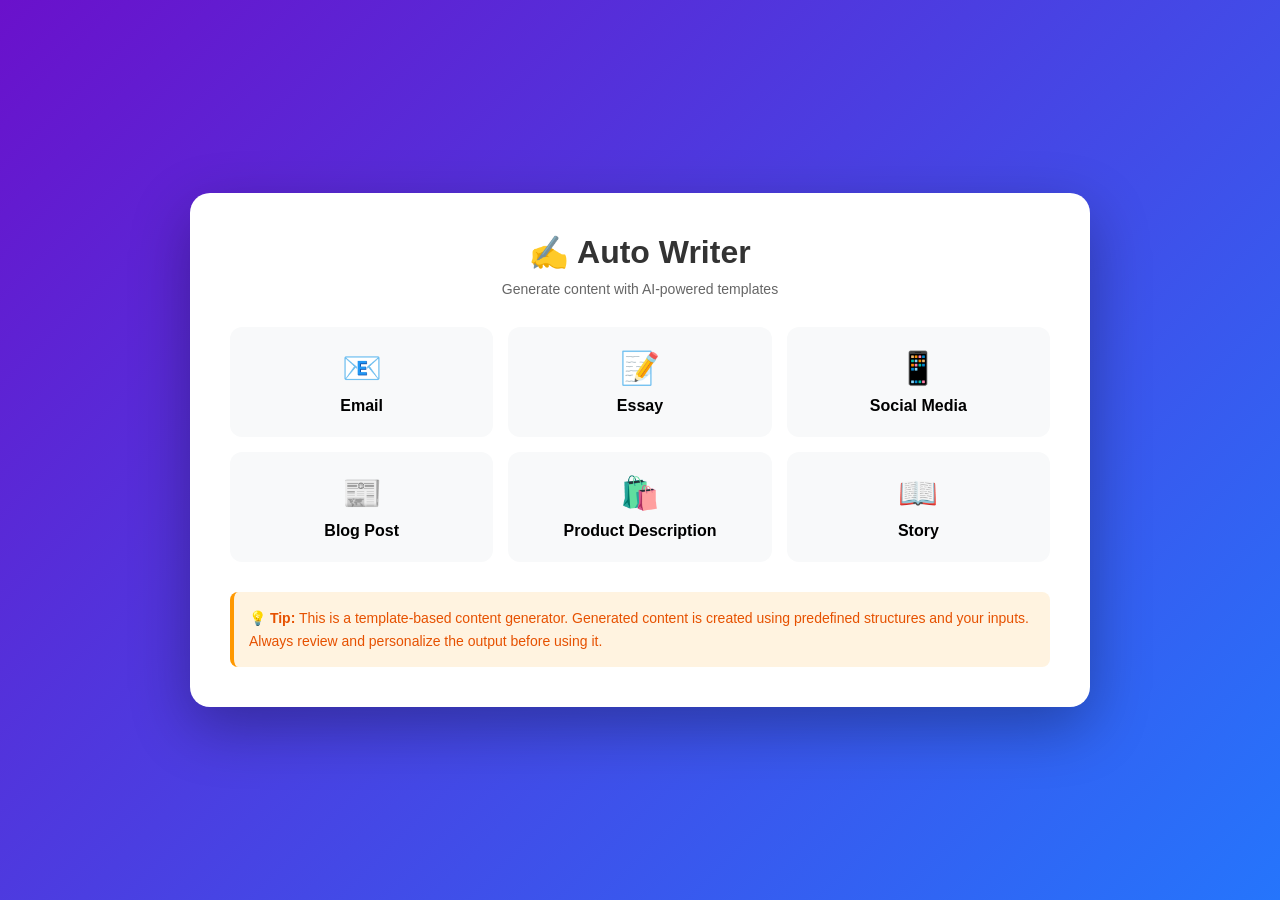
<file: tools/auto-writer.html>
<!DOCTYPE html>
<html lang="en">
<head>
    <meta charset="UTF-8">
    <meta name="viewport" content="width=device-width, initial-scale=1.0">
    <title>Auto Writer</title>
    <style>
        * {
            margin: 0;
            padding: 0;
            box-sizing: border-box;
        }

        body {
            font-family: 'Segoe UI', Tahoma, Geneva, Verdana, sans-serif;
            background: linear-gradient(135deg, #6a11cb 0%, #2575fc 100%);
            min-height: 100vh;
            display: flex;
            justify-content: center;
            align-items: center;
            padding: 20px;
        }

        .container {
            background: white;
            border-radius: 20px;
            padding: 40px;
            max-width: 900px;
            width: 100%;
            box-shadow: 0 20px 60px rgba(0, 0, 0, 0.3);
        }

        h1 {
            color: #333;
            margin-bottom: 10px;
            text-align: center;
        }

        .subtitle {
            color: #666;
            text-align: center;
            margin-bottom: 30px;
            font-size: 14px;
        }

        .template-grid {
            display: grid;
            grid-template-columns: repeat(auto-fit, minmax(200px, 1fr));
            gap: 15px;
            margin-bottom: 30px;
        }

        .template-card {
            background: #f8f9fa;
            padding: 20px;
            border-radius: 12px;
            cursor: pointer;
            transition: all 0.3s;
            border: 2px solid transparent;
            text-align: center;
        }

        .template-card:hover {
            border-color: #6a11cb;
            transform: translateY(-3px);
        }

        .template-card.selected {
            background: linear-gradient(135deg, #6a11cb 0%, #2575fc 100%);
            color: white;
            border-color: #6a11cb;
        }

        .template-card .icon {
            font-size: 32px;
            margin-bottom: 10px;
        }

        .template-card .name {
            font-weight: 600;
            font-size: 16px;
        }

        .input-section {
            display: none;
        }

        .input-section.active {
            display: block;
        }

        .input-group {
            margin-bottom: 20px;
        }

        label {
            display: block;
            margin-bottom: 8px;
            color: #333;
            font-weight: 600;
        }

        input[type="text"], select, textarea {
            width: 100%;
            padding: 12px;
            border: 2px solid #e0e0e0;
            border-radius: 8px;
            font-size: 16px;
            transition: border-color 0.3s;
            font-family: inherit;
        }

        input[type="text"]:focus, select:focus, textarea:focus {
            outline: none;
            border-color: #6a11cb;
        }

        textarea {
            min-height: 120px;
            resize: vertical;
        }

        .options-group {
            display: grid;
            grid-template-columns: repeat(auto-fit, minmax(200px, 1fr));
            gap: 15px;
            margin-bottom: 20px;
        }

        button.generate {
            width: 100%;
            padding: 15px;
            background: linear-gradient(135deg, #6a11cb 0%, #2575fc 100%);
            color: white;
            border: none;
            border-radius: 8px;
            font-size: 18px;
            font-weight: 600;
            cursor: pointer;
            transition: transform 0.2s;
        }

        button.generate:hover {
            transform: translateY(-2px);
        }

        .output-section {
            margin-top: 30px;
            display: none;
        }

        .output-section.show {
            display: block;
        }

        .output-box {
            background: #f8f9fa;
            padding: 25px;
            border-radius: 12px;
            border-left: 4px solid #6a11cb;
            margin-bottom: 20px;
        }

        .output-box h3 {
            color: #333;
            margin-bottom: 15px;
        }

        .generated-text {
            background: white;
            padding: 20px;
            border-radius: 8px;
            line-height: 1.8;
            color: #333;
            white-space: pre-wrap;
            font-size: 16px;
        }

        .action-buttons {
            display: flex;
            gap: 10px;
            margin-top: 15px;
        }

        .action-buttons button {
            flex: 1;
            padding: 10px;
            border: none;
            border-radius: 6px;
            cursor: pointer;
            font-weight: 600;
            transition: all 0.3s;
        }

        .copy-btn {
            background: #4caf50;
            color: white;
        }

        .copy-btn:hover {
            background: #45a049;
        }

        .regenerate-btn {
            background: #2196f3;
            color: white;
        }

        .regenerate-btn:hover {
            background: #1976d2;
        }

        .stats {
            display: flex;
            gap: 20px;
            margin-top: 15px;
            padding: 15px;
            background: #e3f2fd;
            border-radius: 8px;
        }

        .stat-item {
            flex: 1;
            text-align: center;
        }

        .stat-item .label {
            color: #666;
            font-size: 12px;
        }

        .stat-item .value {
            color: #1976d2;
            font-size: 20px;
            font-weight: 700;
        }

        .info-box {
            background: #fff3e0;
            padding: 15px;
            border-radius: 8px;
            margin-top: 20px;
            border-left: 4px solid #ff9800;
        }

        .info-box p {
            color: #e65100;
            font-size: 14px;
            line-height: 1.6;
        }
    </style>
</head>
<body>
    <div class="container">
        <h1>✍️ Auto Writer</h1>
        <p class="subtitle">Generate content with AI-powered templates</p>

        <div class="template-grid">
            <div class="template-card" onclick="selectTemplate('email')">
                <div class="icon">📧</div>
                <div class="name">Email</div>
            </div>
            <div class="template-card" onclick="selectTemplate('essay')">
                <div class="icon">📝</div>
                <div class="name">Essay</div>
            </div>
            <div class="template-card" onclick="selectTemplate('social')">
                <div class="icon">📱</div>
                <div class="name">Social Media</div>
            </div>
            <div class="template-card" onclick="selectTemplate('blog')">
                <div class="icon">📰</div>
                <div class="name">Blog Post</div>
            </div>
            <div class="template-card" onclick="selectTemplate('product')">
                <div class="icon">🛍️</div>
                <div class="name">Product Description</div>
            </div>
            <div class="template-card" onclick="selectTemplate('story')">
                <div class="icon">📖</div>
                <div class="name">Story</div>
            </div>
        </div>

        <!-- Email Template -->
        <div id="email-inputs" class="input-section">
            <div class="input-group">
                <label>Email Type:</label>
                <select id="email-type">
                    <option value="professional">Professional</option>
                    <option value="casual">Casual</option>
                    <option value="formal">Formal</option>
                    <option value="thank-you">Thank You</option>
                    <option value="apology">Apology</option>
                </select>
            </div>
            <div class="input-group">
                <label>Subject/Purpose:</label>
                <input type="text" id="email-subject" placeholder="e.g., Meeting request, Follow-up, Introduction">
            </div>
            <div class="input-group">
                <label>Key Points (one per line):</label>
                <textarea id="email-points" placeholder="List the main points you want to include..."></textarea>
            </div>
            <button class="generate" onclick="generateEmail()">Generate Email</button>
        </div>

        <!-- Essay Template -->
        <div id="essay-inputs" class="input-section">
            <div class="input-group">
                <label>Essay Topic:</label>
                <input type="text" id="essay-topic" placeholder="Enter your essay topic">
            </div>
            <div class="input-group">
                <label>Essay Type:</label>
                <select id="essay-type">
                    <option value="argumentative">Argumentative</option>
                    <option value="persuasive">Persuasive</option>
                    <option value="expository">Expository</option>
                    <option value="descriptive">Descriptive</option>
                    <option value="narrative">Narrative</option>
                </select>
            </div>
            <div class="input-group">
                <label>Main Arguments/Points:</label>
                <textarea id="essay-points" placeholder="List your main arguments or points..."></textarea>
            </div>
            <button class="generate" onclick="generateEssay()">Generate Essay Outline</button>
        </div>

        <!-- Social Media Template -->
        <div id="social-inputs" class="input-section">
            <div class="input-group">
                <label>Platform:</label>
                <select id="social-platform">
                    <option value="twitter">Twitter/X</option>
                    <option value="instagram">Instagram</option>
                    <option value="facebook">Facebook</option>
                    <option value="linkedin">LinkedIn</option>
                    <option value="tiktok">TikTok</option>
                </select>
            </div>
            <div class="input-group">
                <label>Topic/Message:</label>
                <input type="text" id="social-topic" placeholder="What do you want to post about?">
            </div>
            <div class="input-group">
                <label>Tone:</label>
                <select id="social-tone">
                    <option value="casual">Casual</option>
                    <option value="professional">Professional</option>
                    <option value="funny">Funny</option>
                    <option value="inspirational">Inspirational</option>
                    <option value="promotional">Promotional</option>
                </select>
            </div>
            <button class="generate" onclick="generateSocial()">Generate Post</button>
        </div>

        <!-- Blog Template -->
        <div id="blog-inputs" class="input-section">
            <div class="input-group">
                <label>Blog Title:</label>
                <input type="text" id="blog-title" placeholder="Enter your blog post title">
            </div>
            <div class="input-group">
                <label>Target Audience:</label>
                <input type="text" id="blog-audience" placeholder="e.g., Beginners, Professionals, Students">
            </div>
            <div class="input-group">
                <label>Key Points to Cover:</label>
                <textarea id="blog-points" placeholder="List the main sections or points..."></textarea>
            </div>
            <button class="generate" onclick="generateBlog()">Generate Blog Outline</button>
        </div>

        <!-- Product Description Template -->
        <div id="product-inputs" class="input-section">
            <div class="input-group">
                <label>Product Name:</label>
                <input type="text" id="product-name" placeholder="Enter product name">
            </div>
            <div class="input-group">
                <label>Product Category:</label>
                <input type="text" id="product-category" placeholder="e.g., Electronics, Fashion, Food">
            </div>
            <div class="input-group">
                <label>Key Features:</label>
                <textarea id="product-features" placeholder="List the main features..."></textarea>
            </div>
            <div class="input-group">
                <label>Target Customer:</label>
                <input type="text" id="product-customer" placeholder="Who is this product for?">
            </div>
            <button class="generate" onclick="generateProduct()">Generate Description</button>
        </div>

        <!-- Story Template -->
        <div id="story-inputs" class="input-section">
            <div class="input-group">
                <label>Story Genre:</label>
                <select id="story-genre">
                    <option value="adventure">Adventure</option>
                    <option value="mystery">Mystery</option>
                    <option value="scifi">Science Fiction</option>
                    <option value="fantasy">Fantasy</option>
                    <option value="romance">Romance</option>
                    <option value="horror">Horror</option>
                </select>
            </div>
            <div class="input-group">
                <label>Main Character:</label>
                <input type="text" id="story-character" placeholder="Describe your main character">
            </div>
            <div class="input-group">
                <label>Setting:</label>
                <input type="text" id="story-setting" placeholder="Where and when does it take place?">
            </div>
            <div class="input-group">
                <label>Plot Idea:</label>
                <textarea id="story-plot" placeholder="Brief plot idea or key events..."></textarea>
            </div>
            <button class="generate" onclick="generateStory()">Generate Story Outline</button>
        </div>

        <div id="output" class="output-section"></div>

        <div class="info-box">
            <p><strong>💡 Tip:</strong> This is a template-based content generator. Generated content is created using predefined structures and your inputs. Always review and personalize the output before using it.</p>
        </div>
    </div>

    <script>
        let currentTemplate = null;

        function selectTemplate(template) {
            currentTemplate = template;

            // Remove all active classes
            document.querySelectorAll('.template-card').forEach(card => {
                card.classList.remove('selected');
            });
            document.querySelectorAll('.input-section').forEach(section => {
                section.classList.remove('active');
            });

            // Add active class to selected template
            event.target.closest('.template-card').classList.add('selected');
            document.getElementById(template + '-inputs').classList.add('active');

            // Hide output
            document.getElementById('output').classList.remove('show');
        }

        function displayOutput(text, type) {
            const words = text.split(/\s+/).length;
            const chars = text.length;
            const sentences = text.split(/[.!?]+/).filter(s => s.trim().length > 0).length;

            const html = `
                <div class="output-box">
                    <h3>✨ Generated ${type}</h3>
                    <div class="generated-text">${text}</div>
                    <div class="stats">
                        <div class="stat-item">
                            <div class="label">Words</div>
                            <div class="value">${words}</div>
                        </div>
                        <div class="stat-item">
                            <div class="label">Characters</div>
                            <div class="value">${chars}</div>
                        </div>
                        <div class="stat-item">
                            <div class="label">Sentences</div>
                            <div class="value">${sentences}</div>
                        </div>
                    </div>
                    <div class="action-buttons">
                        <button class="copy-btn" onclick="copyToClipboard()">📋 Copy to Clipboard</button>
                        <button class="regenerate-btn" onclick="regenerateContent()">🔄 Generate Again</button>
                    </div>
                </div>
            `;

            document.getElementById('output').innerHTML = html;
            document.getElementById('output').classList.add('show');
        }

        function generateEmail() {
            const type = document.getElementById('email-type').value;
            const subject = document.getElementById('email-subject').value;
            const points = document.getElementById('email-points').value;

            if (!subject) {
                alert('Please enter a subject/purpose');
                return;
            }

            const greetings = {
                professional: 'Dear [Recipient],',
                casual: 'Hi [Name],',
                formal: 'Dear [Title] [Last Name],',
                'thank-you': 'Dear [Name],',
                apology: 'Dear [Name],'
            };

            const openings = {
                professional: `I hope this email finds you well. I am writing to ${subject}.`,
                casual: `Hope you're doing well! I wanted to reach out about ${subject}.`,
                formal: `I am writing to formally address ${subject}.`,
                'thank-you': `I wanted to take a moment to thank you for ${subject}.`,
                apology: `I am writing to sincerely apologize for ${subject}.`
            };

            const closings = {
                professional: 'Best regards,\n[Your Name]',
                casual: 'Thanks,\n[Your Name]',
                formal: 'Sincerely,\n[Your Full Name]\n[Your Title]',
                'thank-you': 'With gratitude,\n[Your Name]',
                apology: 'Sincerely,\n[Your Name]'
            };

            let body = points ? '\n\n' + points.split('\n').map(p => '• ' + p.trim()).join('\n') : '';

            const email = `${greetings[type]}\n\n${openings[type]}${body}\n\nI look forward to your response.\n\n${closings[type]}`;

            displayOutput(email, 'Email');
        }

        function generateEssay() {
            const topic = document.getElementById('essay-topic').value;
            const type = document.getElementById('essay-type').value;
            const points = document.getElementById('essay-points').value.split('\n').filter(p => p.trim());

            if (!topic) {
                alert('Please enter an essay topic');
                return;
            }

            const introductions = {
                argumentative: `This essay argues that ${topic}. Through careful analysis and evidence, I will demonstrate why this position is valid.`,
                persuasive: `${topic} is a critical issue that deserves our attention. This essay will convince you why action is necessary.`,
                expository: `This essay explores ${topic}, providing a comprehensive examination of the subject.`,
                descriptive: `This essay provides a detailed description of ${topic}, painting a vivid picture for the reader.`,
                narrative: `This is a story about ${topic}, sharing experiences and insights along the way.`
            };

            let outline = `ESSAY OUTLINE: ${topic}\n\n`;
            outline += `I. Introduction\n`;
            outline += `   ${introductions[type]}\n\n`;
            outline += `II. Body Paragraphs\n`;

            if (points.length > 0) {
                points.forEach((point, index) => {
                    outline += `   ${index + 1}. ${point}\n`;
                    outline += `      - Topic sentence\n`;
                    outline += `      - Supporting evidence\n`;
                    outline += `      - Analysis and explanation\n\n`;
                });
            } else {
                outline += `   1. Main Point 1\n`;
                outline += `   2. Main Point 2\n`;
                outline += `   3. Main Point 3\n\n`;
            }

            outline += `III. Conclusion\n`;
            outline += `   - Restate thesis\n`;
            outline += `   - Summarize key points\n`;
            outline += `   - Final thoughts and implications`;

            displayOutput(outline, 'Essay Outline');
        }

        function generateSocial() {
            const platform = document.getElementById('social-platform').value;
            const topic = document.getElementById('social-topic').value;
            const tone = document.getElementById('social-tone').value;

            if (!topic) {
                alert('Please enter a topic');
                return;
            }

            const emojis = {
                casual: ['😊', '💯', '✨', '🔥'],
                professional: ['💼', '📊', '🎯', '💡'],
                funny: ['😂', '🤣', '😅', '🎉'],
                inspirational: ['💪', '🌟', '🚀', '✨'],
                promotional: ['🎁', '🛍️', '💰', '⭐']
            };

            const hashtags = {
                twitter: `#${topic.replace(/\s+/g, '')} #TrendingNow`,
                instagram: `#${topic.replace(/\s+/g, '')} #InstaDaily #FollowForMore`,
                facebook: '',
                linkedin: `#${topic.replace(/\s+/g, '')} #Professional #Industry`,
                tiktok: `#${topic.replace(/\s+/g, '')} #FYP #Viral`
            };

            const maxLengths = {
                twitter: 280,
                instagram: 2200,
                facebook: 500,
                linkedin: 300,
                tiktok: 150
            };

            let post = '';
            const randomEmoji = emojis[tone][Math.floor(Math.random() * emojis[tone].length)];

            if (tone === 'professional') {
                post = `${topic}\n\nKey insights:\n• [Point 1]\n• [Point 2]\n• [Point 3]\n\n${hashtags[platform]}`;
            } else if (tone === 'funny') {
                post = `${randomEmoji} ${topic}\n\nYou know what they say... [add funny take here]\n\n${hashtags[platform]}`;
            } else if (tone === 'inspirational') {
                post = `${randomEmoji} ${topic}\n\nRemember: [Inspiring message here]\n\nTag someone who needs to see this!\n\n${hashtags[platform]}`;
            } else if (tone === 'promotional') {
                post = `🎉 ${topic}\n\n✨ [Benefit 1]\n✨ [Benefit 2]\n✨ [Benefit 3]\n\nDon't miss out! [Call to action]\n\n${hashtags[platform]}`;
            } else {
                post = `${topic}\n\n[Share your thoughts here]\n\nWhat do you think? Let me know in the comments!\n\n${hashtags[platform]}`;
            }

            displayOutput(post, `${platform.charAt(0).toUpperCase() + platform.slice(1)} Post`);
        }

        function generateBlog() {
            const title = document.getElementById('blog-title').value;
            const audience = document.getElementById('blog-audience').value;
            const points = document.getElementById('blog-points').value.split('\n').filter(p => p.trim());

            if (!title) {
                alert('Please enter a blog title');
                return;
            }

            let outline = `BLOG POST OUTLINE\n\n`;
            outline += `Title: ${title}\n`;
            outline += `Target Audience: ${audience || '[Define your audience]'}\n\n`;
            outline += `Introduction\n`;
            outline += `• Hook: Start with an interesting fact or question\n`;
            outline += `• Context: Why this topic matters\n`;
            outline += `• Preview: What readers will learn\n\n`;

            if (points.length > 0) {
                points.forEach((point, index) => {
                    outline += `Section ${index + 1}: ${point}\n`;
                    outline += `• Main content\n`;
                    outline += `• Examples or data\n`;
                    outline += `• Actionable tips\n\n`;
                });
            } else {
                outline += `Main Content Sections\n`;
                outline += `• Section 1: [Topic]\n`;
                outline += `• Section 2: [Topic]\n`;
                outline += `• Section 3: [Topic]\n\n`;
            }

            outline += `Conclusion\n`;
            outline += `• Summary of key points\n`;
            outline += `• Call to action\n`;
            outline += `• Engagement question`;

            displayOutput(outline, 'Blog Post Outline');
        }

        function generateProduct() {
            const name = document.getElementById('product-name').value;
            const category = document.getElementById('product-category').value;
            const features = document.getElementById('product-features').value.split('\n').filter(f => f.trim());
            const customer = document.getElementById('product-customer').value;

            if (!name) {
                alert('Please enter a product name');
                return;
            }

            let description = `${name}\n\n`;
            description += `Introducing ${name} - the ultimate ${category} designed for ${customer || 'discerning customers'}.\n\n`;

            if (features.length > 0) {
                description += `Key Features:\n`;
                features.forEach(feature => {
                    description += `✓ ${feature}\n`;
                });
                description += `\n`;
            }

            description += `Why Choose ${name}?\n`;
            description += `Perfect for ${customer || 'anyone looking for quality'}, this ${category} combines functionality with style. `;
            description += `Whether you're [use case 1] or [use case 2], ${name} delivers exceptional performance every time.\n\n`;
            description += `Order now and experience the difference!`;

            displayOutput(description, 'Product Description');
        }

        function generateStory() {
            const genre = document.getElementById('story-genre').value;
            const character = document.getElementById('story-character').value;
            const setting = document.getElementById('story-setting').value;
            const plot = document.getElementById('story-plot').value;

            if (!character || !setting) {
                alert('Please fill in character and setting');
                return;
            }

            const openings = {
                adventure: `The journey began when ${character} discovered something that would change everything.`,
                mystery: `${character} never expected to stumble upon a mystery that would consume their every waking moment.`,
                scifi: `In ${setting}, ${character} faced a future unlike anything humanity had ever known.`,
                fantasy: `In the mystical realm of ${setting}, ${character} possessed a power that few understood.`,
                romance: `When ${character} arrived in ${setting}, they never imagined finding love.`,
                horror: `The first sign that something was wrong came when ${character} noticed the silence in ${setting}.`
            };

            let outline = `STORY OUTLINE: ${genre.toUpperCase()}\n\n`;
            outline += `Setting: ${setting}\n`;
            outline += `Main Character: ${character}\n\n`;
            outline += `Beginning\n`;
            outline += `${openings[genre]}\n\n`;
            outline += `Middle\n`;
            outline += plot || `• Rising action\n• Conflict develops\n• Character faces challenges`;
            outline += `\n\nClimax\n`;
            outline += `• Major turning point\n`;
            outline += `• Highest tension\n\n`;
            outline += `Resolution\n`;
            outline += `• Conflict resolves\n`;
            outline += `• Character transformation\n`;
            outline += `• Final scene`;

            displayOutput(outline, 'Story Outline');
        }

        function copyToClipboard() {
            const text = document.querySelector('.generated-text').textContent;
            navigator.clipboard.writeText(text).then(() => {
                alert('Copied to clipboard!');
            });
        }

        function regenerateContent() {
            // Call the appropriate generate function based on current template
            const generators = {
                email: generateEmail,
                essay: generateEssay,
                social: generateSocial,
                blog: generateBlog,
                product: generateProduct,
                story: generateStory
            };

            if (currentTemplate && generators[currentTemplate]) {
                generators[currentTemplate]();
            }
        }
    </script>
</body>
</html>
</file>
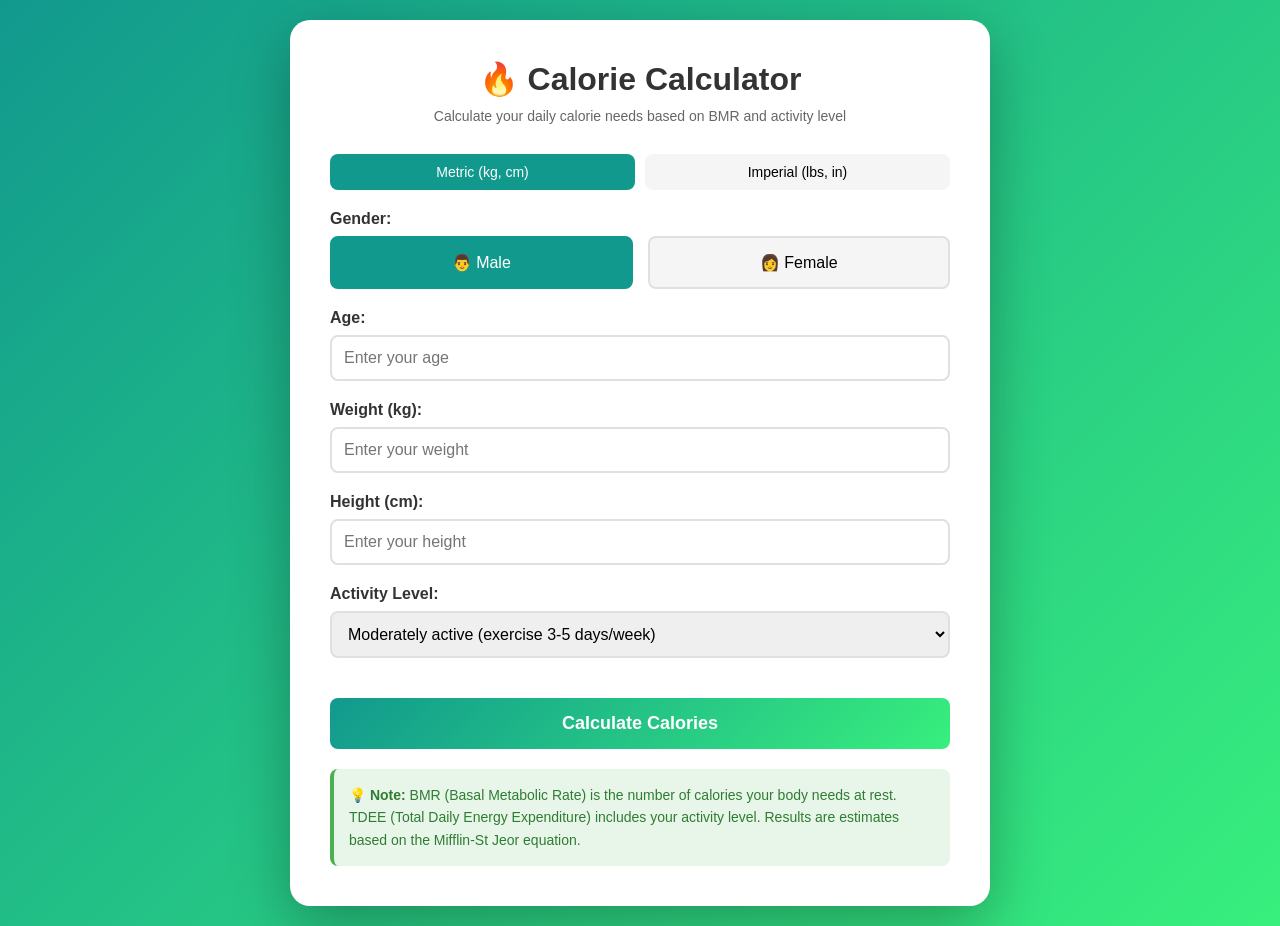
<file: tools/calorie-calculator.html>
<!DOCTYPE html>
<html lang="en">
<head>
    <meta charset="UTF-8">
    <meta name="viewport" content="width=device-width, initial-scale=1.0">
    <title>Calorie Calculator</title>
    <style>
        * {
            margin: 0;
            padding: 0;
            box-sizing: border-box;
        }

        body {
            font-family: 'Segoe UI', Tahoma, Geneva, Verdana, sans-serif;
            background: linear-gradient(135deg, #11998e 0%, #38ef7d 100%);
            min-height: 100vh;
            display: flex;
            justify-content: center;
            align-items: center;
            padding: 20px;
        }

        .container {
            background: white;
            border-radius: 20px;
            padding: 40px;
            max-width: 700px;
            width: 100%;
            box-shadow: 0 20px 60px rgba(0, 0, 0, 0.3);
        }

        h1 {
            color: #333;
            margin-bottom: 10px;
            text-align: center;
        }

        .subtitle {
            color: #666;
            text-align: center;
            margin-bottom: 30px;
            font-size: 14px;
        }

        .input-group {
            margin-bottom: 20px;
        }

        label {
            display: block;
            margin-bottom: 8px;
            color: #333;
            font-weight: 600;
        }

        input[type="number"], select {
            width: 100%;
            padding: 12px;
            border: 2px solid #e0e0e0;
            border-radius: 8px;
            font-size: 16px;
            transition: border-color 0.3s;
        }

        input[type="number"]:focus, select:focus {
            outline: none;
            border-color: #11998e;
        }

        .gender-select {
            display: flex;
            gap: 15px;
        }

        .gender-option {
            flex: 1;
            padding: 15px;
            background: #f5f5f5;
            border: 2px solid #e0e0e0;
            border-radius: 8px;
            text-align: center;
            cursor: pointer;
            transition: all 0.3s;
        }

        .gender-option:hover {
            border-color: #11998e;
        }

        .gender-option.selected {
            background: #11998e;
            color: white;
            border-color: #11998e;
        }

        .unit-toggle {
            display: flex;
            gap: 10px;
            margin-bottom: 20px;
        }

        .unit-btn {
            flex: 1;
            padding: 10px;
            background: #f5f5f5;
            border: none;
            border-radius: 8px;
            cursor: pointer;
            font-size: 14px;
            transition: all 0.3s;
        }

        .unit-btn.active {
            background: #11998e;
            color: white;
        }

        button.calculate {
            width: 100%;
            padding: 15px;
            background: linear-gradient(135deg, #11998e 0%, #38ef7d 100%);
            color: white;
            border: none;
            border-radius: 8px;
            font-size: 18px;
            font-weight: 600;
            cursor: pointer;
            transition: transform 0.2s;
            margin-top: 20px;
        }

        button.calculate:hover {
            transform: translateY(-2px);
        }

        .results {
            margin-top: 30px;
            display: none;
        }

        .results.show {
            display: block;
        }

        .result-card {
            background: linear-gradient(135deg, #11998e 0%, #38ef7d 100%);
            padding: 25px;
            border-radius: 12px;
            color: white;
            margin-bottom: 20px;
        }

        .result-card h2 {
            font-size: 18px;
            margin-bottom: 10px;
            opacity: 0.9;
        }

        .result-card .value {
            font-size: 36px;
            font-weight: 700;
        }

        .goals-grid {
            display: grid;
            grid-template-columns: repeat(auto-fit, minmax(200px, 1fr));
            gap: 15px;
            margin-top: 20px;
        }

        .goal-card {
            background: #f8f9fa;
            padding: 20px;
            border-radius: 12px;
            border-left: 4px solid #11998e;
        }

        .goal-card h3 {
            color: #11998e;
            margin-bottom: 8px;
            font-size: 16px;
        }

        .goal-card .calories {
            color: #333;
            font-size: 24px;
            font-weight: 700;
            margin-bottom: 5px;
        }

        .goal-card .description {
            color: #666;
            font-size: 12px;
        }

        .info-box {
            background: #e8f5e9;
            padding: 15px;
            border-radius: 8px;
            margin-top: 20px;
            border-left: 4px solid #4caf50;
        }

        .info-box p {
            color: #2e7d32;
            font-size: 14px;
            line-height: 1.6;
        }

        .macro-breakdown {
            background: #fff3e0;
            padding: 20px;
            border-radius: 12px;
            margin-top: 15px;
        }

        .macro-breakdown h3 {
            color: #e65100;
            margin-bottom: 15px;
        }

        .macro-item {
            display: flex;
            justify-content: space-between;
            margin-bottom: 10px;
            padding: 10px;
            background: white;
            border-radius: 6px;
        }

        .macro-item .name {
            color: #666;
        }

        .macro-item .amount {
            color: #333;
            font-weight: 600;
        }
    </style>
</head>
<body>
    <div class="container">
        <h1>🔥 Calorie Calculator</h1>
        <p class="subtitle">Calculate your daily calorie needs based on BMR and activity level</p>

        <div class="unit-toggle">
            <button class="unit-btn active" onclick="setUnit('metric')">Metric (kg, cm)</button>
            <button class="unit-btn" onclick="setUnit('imperial')">Imperial (lbs, in)</button>
        </div>

        <div class="input-group">
            <label>Gender:</label>
            <div class="gender-select">
                <div class="gender-option selected" onclick="selectGender('male')">
                    👨 Male
                </div>
                <div class="gender-option" onclick="selectGender('female')">
                    👩 Female
                </div>
            </div>
        </div>

        <div class="input-group">
            <label for="age">Age:</label>
            <input type="number" id="age" placeholder="Enter your age" min="15" max="120">
        </div>

        <div class="input-group">
            <label for="weight"><span id="weight-label">Weight (kg):</span></label>
            <input type="number" id="weight" placeholder="Enter your weight" min="20" max="500" step="0.1">
        </div>

        <div class="input-group">
            <label for="height"><span id="height-label">Height (cm):</span></label>
            <input type="number" id="height" placeholder="Enter your height" min="100" max="300" step="0.1">
        </div>

        <div class="input-group">
            <label for="activity">Activity Level:</label>
            <select id="activity">
                <option value="1.2">Sedentary (little or no exercise)</option>
                <option value="1.375">Lightly active (exercise 1-3 days/week)</option>
                <option value="1.55" selected>Moderately active (exercise 3-5 days/week)</option>
                <option value="1.725">Very active (exercise 6-7 days/week)</option>
                <option value="1.9">Extremely active (physical job or training twice/day)</option>
            </select>
        </div>

        <button class="calculate" onclick="calculateCalories()">Calculate Calories</button>

        <div id="results" class="results"></div>

        <div class="info-box">
            <p><strong>💡 Note:</strong> BMR (Basal Metabolic Rate) is the number of calories your body needs at rest. TDEE (Total Daily Energy Expenditure) includes your activity level. Results are estimates based on the Mifflin-St Jeor equation.</p>
        </div>
    </div>

    <script>
        let selectedGender = 'male';
        let currentUnit = 'metric';

        function setUnit(unit) {
            currentUnit = unit;
            const buttons = document.querySelectorAll('.unit-btn');
            buttons.forEach(btn => btn.classList.remove('active'));
            event.target.classList.add('active');

            if (unit === 'imperial') {
                document.getElementById('weight-label').textContent = 'Weight (lbs):';
                document.getElementById('height-label').textContent = 'Height (inches):';
            } else {
                document.getElementById('weight-label').textContent = 'Weight (kg):';
                document.getElementById('height-label').textContent = 'Height (cm):';
            }
        }

        function selectGender(gender) {
            selectedGender = gender;
            const options = document.querySelectorAll('.gender-option');
            options.forEach(opt => opt.classList.remove('selected'));
            event.target.classList.add('selected');
        }

        function calculateCalories() {
            const age = parseFloat(document.getElementById('age').value);
            let weight = parseFloat(document.getElementById('weight').value);
            let height = parseFloat(document.getElementById('height').value);
            const activityLevel = parseFloat(document.getElementById('activity').value);

            if (!age || !weight || !height) {
                alert('Please fill in all fields');
                return;
            }

            // Convert imperial to metric if needed
            if (currentUnit === 'imperial') {
                weight = weight * 0.453592; // lbs to kg
                height = height * 2.54; // inches to cm
            }

            // Mifflin-St Jeor Equation
            let bmr;
            if (selectedGender === 'male') {
                bmr = (10 * weight) + (6.25 * height) - (5 * age) + 5;
            } else {
                bmr = (10 * weight) + (6.25 * height) - (5 * age) - 161;
            }

            const tdee = bmr * activityLevel;

            // Calculate goals
            const maintain = Math.round(tdee);
            const mildLoss = Math.round(tdee - 250);
            const weightLoss = Math.round(tdee - 500);
            const extremeLoss = Math.round(tdee - 1000);
            const mildGain = Math.round(tdee + 250);
            const weightGain = Math.round(tdee + 500);

            // Macronutrient breakdown (for maintenance)
            const protein = Math.round((maintain * 0.30) / 4); // 30% protein, 4 cal/g
            const carbs = Math.round((maintain * 0.40) / 4); // 40% carbs, 4 cal/g
            const fats = Math.round((maintain * 0.30) / 9); // 30% fats, 9 cal/g

            let html = `
                <div class="result-card">
                    <h2>Your Basal Metabolic Rate (BMR)</h2>
                    <div class="value">${Math.round(bmr)} cal/day</div>
                </div>

                <div class="result-card">
                    <h2>Your Total Daily Energy Expenditure (TDEE)</h2>
                    <div class="value">${maintain} cal/day</div>
                </div>

                <h3 style="margin-top: 25px; margin-bottom: 15px; color: #333;">Your Calorie Goals</h3>
                <div class="goals-grid">
                    <div class="goal-card">
                        <h3>🔽 Extreme Loss</h3>
                        <div class="calories">${extremeLoss}</div>
                        <div class="description">-1 kg/week</div>
                    </div>
                    <div class="goal-card">
                        <h3>📉 Weight Loss</h3>
                        <div class="calories">${weightLoss}</div>
                        <div class="description">-0.5 kg/week</div>
                    </div>
                    <div class="goal-card">
                        <h3>📊 Mild Loss</h3>
                        <div class="calories">${mildLoss}</div>
                        <div class="description">-0.25 kg/week</div>
                    </div>
                    <div class="goal-card">
                        <h3>⚖️ Maintain</h3>
                        <div class="calories">${maintain}</div>
                        <div class="description">No change</div>
                    </div>
                    <div class="goal-card">
                        <h3>📈 Mild Gain</h3>
                        <div class="calories">${mildGain}</div>
                        <div class="description">+0.25 kg/week</div>
                    </div>
                    <div class="goal-card">
                        <h3>🔼 Weight Gain</h3>
                        <div class="calories">${weightGain}</div>
                        <div class="description">+0.5 kg/week</div>
                    </div>
                </div>

                <div class="macro-breakdown">
                    <h3>📊 Macronutrient Breakdown (for maintenance)</h3>
                    <div class="macro-item">
                        <span class="name">Protein (30%)</span>
                        <span class="amount">${protein}g/day</span>
                    </div>
                    <div class="macro-item">
                        <span class="name">Carbohydrates (40%)</span>
                        <span class="amount">${carbs}g/day</span>
                    </div>
                    <div class="macro-item">
                        <span class="name">Fats (30%)</span>
                        <span class="amount">${fats}g/day</span>
                    </div>
                </div>
            `;

            document.getElementById('results').innerHTML = html;
            document.getElementById('results').classList.add('show');
        }
    </script>
</body>
</html>
</file>
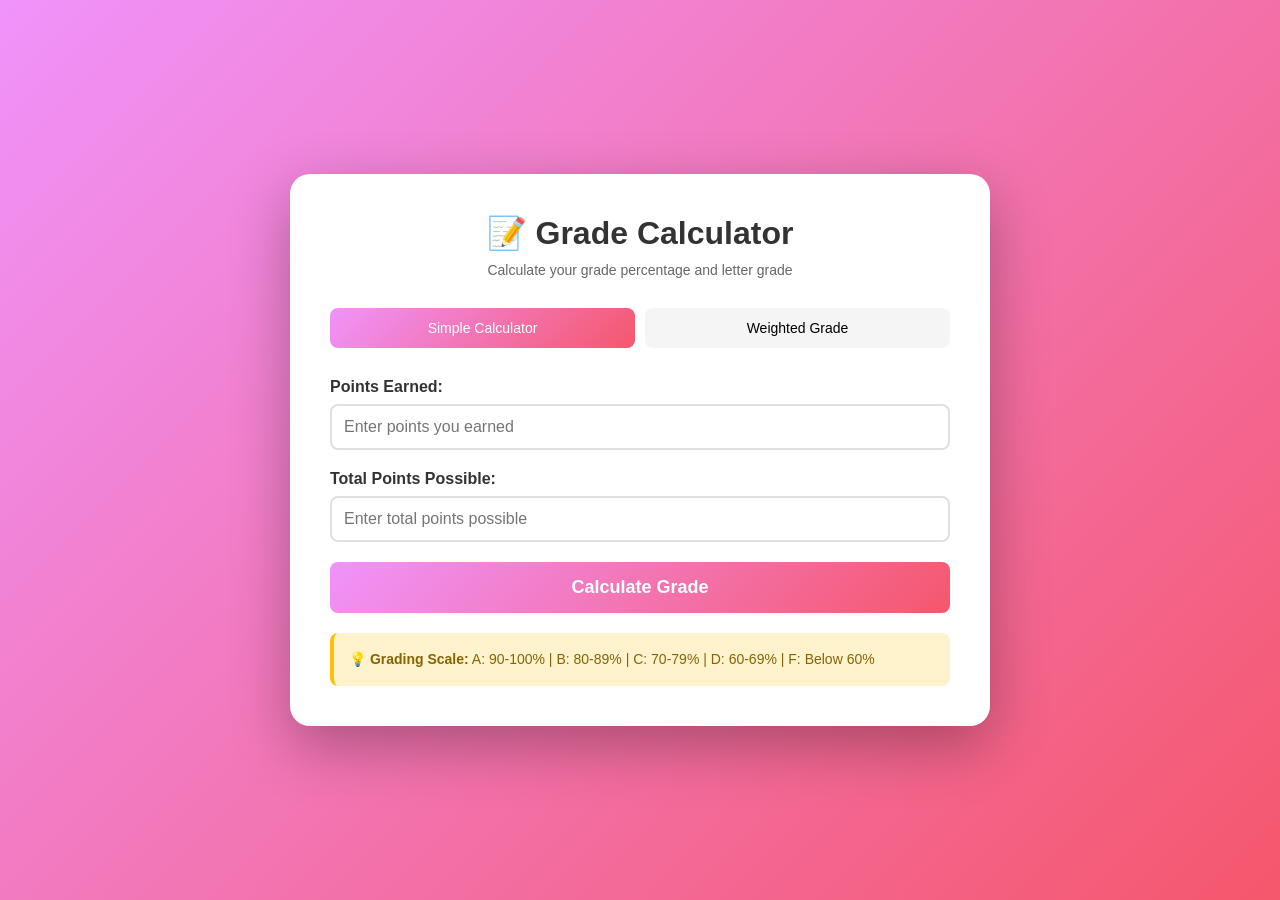
<file: tools/grade-calculator.html>
<!DOCTYPE html>
<html lang="en">
<head>
    <meta charset="UTF-8">
    <meta name="viewport" content="width=device-width, initial-scale=1.0">
    <title>Grade Percentage Calculator</title>
    <style>
        * {
            margin: 0;
            padding: 0;
            box-sizing: border-box;
        }

        body {
            font-family: 'Segoe UI', Tahoma, Geneva, Verdana, sans-serif;
            background: linear-gradient(135deg, #f093fb 0%, #f5576c 100%);
            min-height: 100vh;
            display: flex;
            justify-content: center;
            align-items: center;
            padding: 20px;
        }

        .container {
            background: white;
            border-radius: 20px;
            padding: 40px;
            max-width: 700px;
            width: 100%;
            box-shadow: 0 20px 60px rgba(0, 0, 0, 0.3);
        }

        h1 {
            color: #333;
            margin-bottom: 10px;
            text-align: center;
        }

        .subtitle {
            color: #666;
            text-align: center;
            margin-bottom: 30px;
            font-size: 14px;
        }

        .tabs {
            display: flex;
            gap: 10px;
            margin-bottom: 30px;
        }

        .tab {
            flex: 1;
            padding: 12px;
            background: #f5f5f5;
            border: none;
            border-radius: 8px;
            cursor: pointer;
            font-size: 14px;
            transition: all 0.3s;
        }

        .tab.active {
            background: linear-gradient(135deg, #f093fb 0%, #f5576c 100%);
            color: white;
        }

        .tab-content {
            display: none;
        }

        .tab-content.active {
            display: block;
        }

        .input-group {
            margin-bottom: 20px;
        }

        label {
            display: block;
            margin-bottom: 8px;
            color: #333;
            font-weight: 600;
        }

        input[type="number"] {
            width: 100%;
            padding: 12px;
            border: 2px solid #e0e0e0;
            border-radius: 8px;
            font-size: 16px;
            transition: border-color 0.3s;
        }

        input[type="number"]:focus {
            outline: none;
            border-color: #f093fb;
        }

        button.calculate {
            width: 100%;
            padding: 15px;
            background: linear-gradient(135deg, #f093fb 0%, #f5576c 100%);
            color: white;
            border: none;
            border-radius: 8px;
            font-size: 18px;
            font-weight: 600;
            cursor: pointer;
            transition: transform 0.2s;
        }

        button.calculate:hover {
            transform: translateY(-2px);
        }

        .assignment-list {
            margin-bottom: 20px;
        }

        .assignment-item {
            background: #f8f9fa;
            padding: 15px;
            border-radius: 8px;
            margin-bottom: 10px;
            display: flex;
            gap: 10px;
            align-items: center;
        }

        .assignment-item input {
            flex: 1;
        }

        .assignment-item button {
            background: #dc3545;
            color: white;
            border: none;
            padding: 8px 15px;
            border-radius: 6px;
            cursor: pointer;
        }

        .add-assignment {
            background: #28a745;
            color: white;
            border: none;
            padding: 10px 20px;
            border-radius: 8px;
            cursor: pointer;
            margin-bottom: 20px;
        }

        .results {
            margin-top: 30px;
            display: none;
        }

        .results.show {
            display: block;
        }

        .result-card {
            background: linear-gradient(135deg, #f093fb 0%, #f5576c 100%);
            padding: 30px;
            border-radius: 12px;
            color: white;
            text-align: center;
            margin-bottom: 20px;
        }

        .result-card h2 {
            font-size: 18px;
            margin-bottom: 10px;
            opacity: 0.9;
        }

        .result-card .percentage {
            font-size: 48px;
            font-weight: 700;
            margin-bottom: 10px;
        }

        .result-card .grade {
            font-size: 32px;
            font-weight: 600;
        }

        .grade-scale {
            background: #f8f9fa;
            padding: 20px;
            border-radius: 12px;
        }

        .grade-scale h3 {
            color: #333;
            margin-bottom: 15px;
        }

        .grade-item {
            display: flex;
            justify-content: space-between;
            padding: 10px;
            margin-bottom: 5px;
            background: white;
            border-radius: 6px;
        }

        .grade-item.highlight {
            border: 2px solid #f093fb;
            background: #fff0f6;
        }

        .info-box {
            background: #fff3cd;
            padding: 15px;
            border-radius: 8px;
            margin-top: 20px;
            border-left: 4px solid #ffc107;
        }

        .info-box p {
            color: #856404;
            font-size: 14px;
            line-height: 1.6;
        }
    </style>
</head>
<body>
    <div class="container">
        <h1>📝 Grade Calculator</h1>
        <p class="subtitle">Calculate your grade percentage and letter grade</p>

        <div class="tabs">
            <button class="tab active" onclick="switchTab('simple')">Simple Calculator</button>
            <button class="tab" onclick="switchTab('weighted')">Weighted Grade</button>
        </div>

        <!-- Simple Calculator -->
        <div id="simple-tab" class="tab-content active">
            <div class="input-group">
                <label for="points-earned">Points Earned:</label>
                <input type="number" id="points-earned" placeholder="Enter points you earned" min="0" step="0.01">
            </div>

            <div class="input-group">
                <label for="total-points">Total Points Possible:</label>
                <input type="number" id="total-points" placeholder="Enter total points possible" min="0" step="0.01">
            </div>

            <button class="calculate" onclick="calculateSimpleGrade()">Calculate Grade</button>
        </div>

        <!-- Weighted Calculator -->
        <div id="weighted-tab" class="tab-content">
            <div class="assignment-list" id="assignment-list">
                <div class="assignment-item">
                    <input type="text" placeholder="Assignment name" class="assign-name">
                    <input type="number" placeholder="Score" min="0" max="100" step="0.01" class="assign-score">
                    <input type="number" placeholder="Weight %" min="0" max="100" step="1" class="assign-weight">
                </div>
            </div>

            <button class="add-assignment" onclick="addAssignment()">+ Add Assignment</button>
            <button class="calculate" onclick="calculateWeightedGrade()">Calculate Weighted Grade</button>
        </div>

        <div id="results" class="results"></div>

        <div class="info-box">
            <p><strong>💡 Grading Scale:</strong> A: 90-100% | B: 80-89% | C: 70-79% | D: 60-69% | F: Below 60%</p>
        </div>
    </div>

    <script>
        function switchTab(tab) {
            const tabs = document.querySelectorAll('.tab');
            const contents = document.querySelectorAll('.tab-content');

            tabs.forEach(t => t.classList.remove('active'));
            contents.forEach(c => c.classList.remove('active'));

            if (tab === 'simple') {
                tabs[0].classList.add('active');
                document.getElementById('simple-tab').classList.add('active');
            } else {
                tabs[1].classList.add('active');
                document.getElementById('weighted-tab').classList.add('active');
            }

            document.getElementById('results').classList.remove('show');
        }

        function getLetterGrade(percentage) {
            if (percentage >= 97) return 'A+';
            if (percentage >= 93) return 'A';
            if (percentage >= 90) return 'A-';
            if (percentage >= 87) return 'B+';
            if (percentage >= 83) return 'B';
            if (percentage >= 80) return 'B-';
            if (percentage >= 77) return 'C+';
            if (percentage >= 73) return 'C';
            if (percentage >= 70) return 'C-';
            if (percentage >= 67) return 'D+';
            if (percentage >= 63) return 'D';
            if (percentage >= 60) return 'D-';
            return 'F';
        }

        function getGPA(percentage) {
            if (percentage >= 97) return '4.0';
            if (percentage >= 93) return '4.0';
            if (percentage >= 90) return '3.7';
            if (percentage >= 87) return '3.3';
            if (percentage >= 83) return '3.0';
            if (percentage >= 80) return '2.7';
            if (percentage >= 77) return '2.3';
            if (percentage >= 73) return '2.0';
            if (percentage >= 70) return '1.7';
            if (percentage >= 67) return '1.3';
            if (percentage >= 63) return '1.0';
            if (percentage >= 60) return '0.7';
            return '0.0';
        }

        function displayResults(percentage) {
            const letter = getLetterGrade(percentage);
            const gpa = getGPA(percentage);

            let html = `
                <div class="result-card">
                    <h2>Your Grade</h2>
                    <div class="percentage">${percentage.toFixed(2)}%</div>
                    <div class="grade">Letter Grade: ${letter}</div>
                    <div style="font-size: 20px; margin-top: 10px;">GPA: ${gpa}</div>
                </div>

                <div class="grade-scale">
                    <h3>Grade Scale</h3>
                    ${generateGradeScale(percentage)}
                </div>
            `;

            document.getElementById('results').innerHTML = html;
            document.getElementById('results').classList.add('show');
        }

        function generateGradeScale(currentPercentage) {
            const grades = [
                { letter: 'A+', range: '97-100%', min: 97 },
                { letter: 'A', range: '93-96%', min: 93 },
                { letter: 'A-', range: '90-92%', min: 90 },
                { letter: 'B+', range: '87-89%', min: 87 },
                { letter: 'B', range: '83-86%', min: 83 },
                { letter: 'B-', range: '80-82%', min: 80 },
                { letter: 'C+', range: '77-79%', min: 77 },
                { letter: 'C', range: '73-76%', min: 73 },
                { letter: 'C-', range: '70-72%', min: 70 },
                { letter: 'D+', range: '67-69%', min: 67 },
                { letter: 'D', range: '63-66%', min: 63 },
                { letter: 'D-', range: '60-62%', min: 60 },
                { letter: 'F', range: 'Below 60%', min: 0 }
            ];

            let html = '';
            grades.forEach(grade => {
                const isHighlight = currentPercentage >= grade.min &&
                    (grade.letter === 'F' || currentPercentage < (grades[grades.indexOf(grade) - 1]?.min || 101));

                html += `
                    <div class="grade-item ${isHighlight ? 'highlight' : ''}">
                        <span><strong>${grade.letter}</strong></span>
                        <span>${grade.range}</span>
                    </div>
                `;
            });

            return html;
        }

        function calculateSimpleGrade() {
            const earned = parseFloat(document.getElementById('points-earned').value);
            const total = parseFloat(document.getElementById('total-points').value);

            if (!earned || !total || total === 0) {
                alert('Please enter valid values');
                return;
            }

            if (earned > total) {
                alert('Points earned cannot be greater than total points');
                return;
            }

            const percentage = (earned / total) * 100;
            displayResults(percentage);
        }

        function addAssignment() {
            const list = document.getElementById('assignment-list');
            const item = document.createElement('div');
            item.className = 'assignment-item';
            item.innerHTML = `
                <input type="text" placeholder="Assignment name" class="assign-name">
                <input type="number" placeholder="Score" min="0" max="100" step="0.01" class="assign-score">
                <input type="number" placeholder="Weight %" min="0" max="100" step="1" class="assign-weight">
                <button onclick="this.parentElement.remove()">Remove</button>
            `;
            list.appendChild(item);
        }

        function calculateWeightedGrade() {
            const items = document.querySelectorAll('.assignment-item');
            let totalWeightedScore = 0;
            let totalWeight = 0;

            items.forEach(item => {
                const score = parseFloat(item.querySelector('.assign-score').value);
                const weight = parseFloat(item.querySelector('.assign-weight').value);

                if (!isNaN(score) && !isNaN(weight)) {
                    totalWeightedScore += (score * weight);
                    totalWeight += weight;
                }
            });

            if (totalWeight === 0) {
                alert('Please enter at least one assignment with score and weight');
                return;
            }

            if (totalWeight !== 100) {
                alert(`Warning: Your weights add up to ${totalWeight}%, not 100%. Results will be calculated proportionally.`);
            }

            const percentage = totalWeightedScore / totalWeight;
            displayResults(percentage);
        }
    </script>
</body>
</html>
</file>
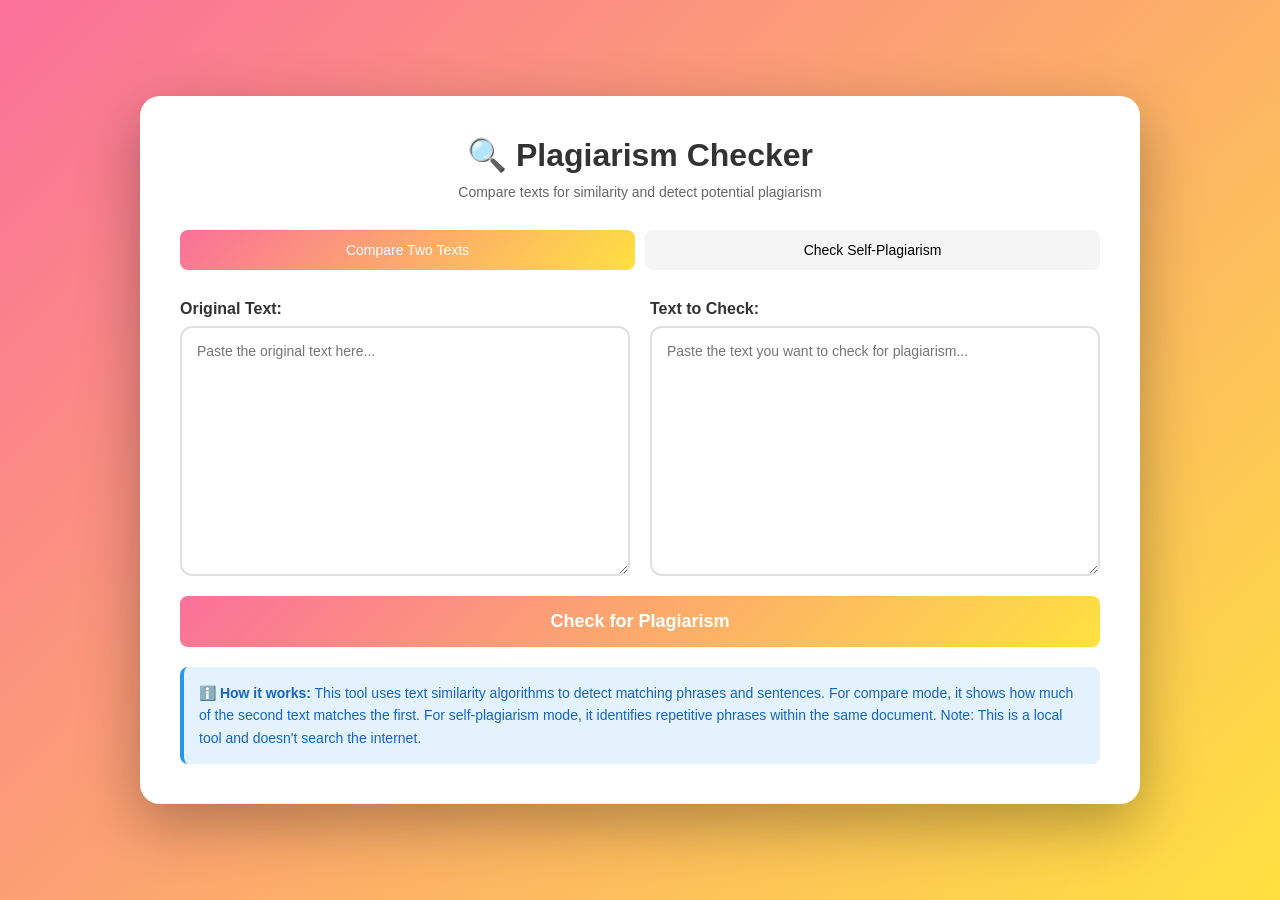
<file: tools/plagiarism-checker.html>
<!DOCTYPE html>
<html lang="en">
<head>
    <meta charset="UTF-8">
    <meta name="viewport" content="width=device-width, initial-scale=1.0">
    <title>Plagiarism Checker</title>
    <style>
        * {
            margin: 0;
            padding: 0;
            box-sizing: border-box;
        }

        body {
            font-family: 'Segoe UI', Tahoma, Geneva, Verdana, sans-serif;
            background: linear-gradient(135deg, #fa709a 0%, #fee140 100%);
            min-height: 100vh;
            display: flex;
            justify-content: center;
            align-items: center;
            padding: 20px;
        }

        .container {
            background: white;
            border-radius: 20px;
            padding: 40px;
            max-width: 1000px;
            width: 100%;
            box-shadow: 0 20px 60px rgba(0, 0, 0, 0.3);
        }

        h1 {
            color: #333;
            margin-bottom: 10px;
            text-align: center;
        }

        .subtitle {
            color: #666;
            text-align: center;
            margin-bottom: 30px;
            font-size: 14px;
        }

        .tabs {
            display: flex;
            gap: 10px;
            margin-bottom: 30px;
        }

        .tab {
            flex: 1;
            padding: 12px;
            background: #f5f5f5;
            border: none;
            border-radius: 8px;
            cursor: pointer;
            font-size: 14px;
            transition: all 0.3s;
        }

        .tab.active {
            background: linear-gradient(135deg, #fa709a 0%, #fee140 100%);
            color: white;
        }

        .tab-content {
            display: none;
        }

        .tab-content.active {
            display: block;
        }

        .text-comparison {
            display: grid;
            grid-template-columns: 1fr 1fr;
            gap: 20px;
            margin-bottom: 20px;
        }

        .text-section {
            display: flex;
            flex-direction: column;
        }

        .text-section label {
            margin-bottom: 8px;
            color: #333;
            font-weight: 600;
        }

        textarea {
            width: 100%;
            min-height: 250px;
            padding: 15px;
            border: 2px solid #e0e0e0;
            border-radius: 12px;
            font-size: 14px;
            font-family: inherit;
            resize: vertical;
            transition: border-color 0.3s;
        }

        textarea:focus {
            outline: none;
            border-color: #fa709a;
        }

        .single-text {
            margin-bottom: 20px;
        }

        .single-text label {
            display: block;
            margin-bottom: 8px;
            color: #333;
            font-weight: 600;
        }

        button.check {
            width: 100%;
            padding: 15px;
            background: linear-gradient(135deg, #fa709a 0%, #fee140 100%);
            color: white;
            border: none;
            border-radius: 8px;
            font-size: 18px;
            font-weight: 600;
            cursor: pointer;
            transition: transform 0.2s;
        }

        button.check:hover {
            transform: translateY(-2px);
        }

        .results {
            margin-top: 30px;
            display: none;
        }

        .results.show {
            display: block;
        }

        .similarity-score {
            background: linear-gradient(135deg, #fa709a 0%, #fee140 100%);
            padding: 30px;
            border-radius: 12px;
            color: white;
            text-align: center;
            margin-bottom: 20px;
        }

        .similarity-score h2 {
            font-size: 18px;
            margin-bottom: 10px;
            opacity: 0.9;
        }

        .similarity-score .percentage {
            font-size: 56px;
            font-weight: 700;
        }

        .similarity-score .verdict {
            font-size: 20px;
            margin-top: 10px;
        }

        .matches-section {
            background: #f8f9fa;
            padding: 20px;
            border-radius: 12px;
            margin-bottom: 20px;
        }

        .matches-section h3 {
            color: #333;
            margin-bottom: 15px;
        }

        .match-item {
            background: white;
            padding: 15px;
            border-radius: 8px;
            margin-bottom: 10px;
            border-left: 4px solid #fa709a;
        }

        .match-item .match-text {
            color: #333;
            font-weight: 600;
            margin-bottom: 5px;
        }

        .match-item .match-details {
            color: #666;
            font-size: 14px;
        }

        .stats-grid {
            display: grid;
            grid-template-columns: repeat(auto-fit, minmax(200px, 1fr));
            gap: 15px;
            margin-top: 20px;
        }

        .stat-card {
            background: white;
            padding: 20px;
            border-radius: 12px;
            border-left: 4px solid #fa709a;
        }

        .stat-card h4 {
            color: #666;
            font-size: 14px;
            margin-bottom: 8px;
        }

        .stat-card .value {
            color: #333;
            font-size: 28px;
            font-weight: 700;
        }

        .highlighted-text {
            background: #fff9c4;
            padding: 3px 6px;
            border-radius: 3px;
        }

        .info-box {
            background: #e3f2fd;
            padding: 15px;
            border-radius: 8px;
            margin-top: 20px;
            border-left: 4px solid #2196f3;
        }

        .info-box p {
            color: #1565c0;
            font-size: 14px;
            line-height: 1.6;
        }

        @media (max-width: 768px) {
            .text-comparison {
                grid-template-columns: 1fr;
            }
        }
    </style>
</head>
<body>
    <div class="container">
        <h1>🔍 Plagiarism Checker</h1>
        <p class="subtitle">Compare texts for similarity and detect potential plagiarism</p>

        <div class="tabs">
            <button class="tab active" onclick="switchTab('compare')">Compare Two Texts</button>
            <button class="tab" onclick="switchTab('self')">Check Self-Plagiarism</button>
        </div>

        <!-- Compare Two Texts -->
        <div id="compare-tab" class="tab-content active">
            <div class="text-comparison">
                <div class="text-section">
                    <label>Original Text:</label>
                    <textarea id="text1" placeholder="Paste the original text here..."></textarea>
                </div>
                <div class="text-section">
                    <label>Text to Check:</label>
                    <textarea id="text2" placeholder="Paste the text you want to check for plagiarism..."></textarea>
                </div>
            </div>
            <button class="check" onclick="compareTexts()">Check for Plagiarism</button>
        </div>

        <!-- Self-Plagiarism Check -->
        <div id="self-tab" class="tab-content">
            <div class="single-text">
                <label>Your Text:</label>
                <textarea id="text-self" placeholder="Paste your text to check for self-plagiarism and repetitive content..."></textarea>
            </div>
            <button class="check" onclick="checkSelfPlagiarism()">Check for Repetition</button>
        </div>

        <div id="results" class="results"></div>

        <div class="info-box">
            <p><strong>ℹ️ How it works:</strong> This tool uses text similarity algorithms to detect matching phrases and sentences. For compare mode, it shows how much of the second text matches the first. For self-plagiarism mode, it identifies repetitive phrases within the same document. Note: This is a local tool and doesn't search the internet.</p>
        </div>
    </div>

    <script>
        function switchTab(tab) {
            const tabs = document.querySelectorAll('.tab');
            const contents = document.querySelectorAll('.tab-content');

            tabs.forEach(t => t.classList.remove('active'));
            contents.forEach(c => c.classList.remove('active'));

            if (tab === 'compare') {
                tabs[0].classList.add('active');
                document.getElementById('compare-tab').classList.add('active');
            } else {
                tabs[1].classList.add('active');
                document.getElementById('self-tab').classList.add('active');
            }

            document.getElementById('results').classList.remove('show');
        }

        function findNGrams(text, n) {
            const words = text.toLowerCase().split(/\s+/).filter(w => w.length > 0);
            const ngrams = [];
            for (let i = 0; i <= words.length - n; i++) {
                ngrams.push(words.slice(i, i + n).join(' '));
            }
            return ngrams;
        }

        function compareTexts() {
            const text1 = document.getElementById('text1').value.trim();
            const text2 = document.getElementById('text2').value.trim();

            if (!text1 || !text2) {
                alert('Please enter both texts');
                return;
            }

            if (text1.length < 50 || text2.length < 50) {
                alert('Please enter at least 50 characters in each text');
                return;
            }

            const result = analyzeSimilarity(text1, text2);
            displayComparisonResults(result);
        }

        function analyzeSimilarity(original, check) {
            const matches = [];
            const ngramSizes = [5, 4, 3]; // Check 5-word, 4-word, and 3-word phrases

            let totalMatched = new Set();

            // Find matching n-grams
            for (const n of ngramSizes) {
                const originalNgrams = findNGrams(original, n);
                const checkNgrams = findNGrams(check, n);

                checkNgrams.forEach((ngram, index) => {
                    if (originalNgrams.includes(ngram) && !hasOverlap(totalMatched, index, n)) {
                        matches.push({
                            text: ngram,
                            length: n,
                            position: index
                        });
                        for (let i = index; i < index + n; i++) {
                            totalMatched.add(i);
                        }
                    }
                });
            }

            const checkWords = check.split(/\s+/).filter(w => w.length > 0);
            const matchedWords = totalMatched.size;
            const similarityPercentage = (matchedWords / checkWords.length) * 100;

            return {
                similarity: similarityPercentage,
                matches: matches,
                totalWords: checkWords.length,
                matchedWords: matchedWords
            };
        }

        function hasOverlap(matchedSet, start, length) {
            for (let i = start; i < start + length; i++) {
                if (matchedSet.has(i)) return true;
            }
            return false;
        }

        function displayComparisonResults(result) {
            const similarity = result.similarity;
            let verdict, verdictColor;

            if (similarity < 15) {
                verdict = 'Low Similarity - Likely Original';
                verdictColor = '#4caf50';
            } else if (similarity < 40) {
                verdict = 'Moderate Similarity - Some Matches';
                verdictColor = '#ff9800';
            } else if (similarity < 70) {
                verdict = 'High Similarity - Potential Plagiarism';
                verdictColor = '#ff5722';
            } else {
                verdict = 'Very High Similarity - Likely Plagiarism';
                verdictColor = '#f44336';
            }

            let matchesHtml = '';
            if (result.matches.length > 0) {
                const topMatches = result.matches
                    .sort((a, b) => b.length - a.length)
                    .slice(0, 10);

                topMatches.forEach(match => {
                    matchesHtml += `
                        <div class="match-item">
                            <div class="match-text">"${match.text}"</div>
                            <div class="match-details">${match.length} words matched</div>
                        </div>
                    `;
                });
            } else {
                matchesHtml = '<p style="text-align: center; color: #666;">No significant matches found</p>';
            }

            let html = `
                <div class="similarity-score" style="background: linear-gradient(135deg, ${verdictColor} 0%, ${verdictColor}dd 100%);">
                    <h2>Similarity Score</h2>
                    <div class="percentage">${similarity.toFixed(1)}%</div>
                    <div class="verdict">${verdict}</div>
                </div>

                <div class="stats-grid">
                    <div class="stat-card">
                        <h4>Total Words Checked</h4>
                        <div class="value">${result.totalWords}</div>
                    </div>
                    <div class="stat-card">
                        <h4>Matched Words</h4>
                        <div class="value">${result.matchedWords}</div>
                    </div>
                    <div class="stat-card">
                        <h4>Unique Matches</h4>
                        <div class="value">${result.matches.length}</div>
                    </div>
                </div>

                <div class="matches-section">
                    <h3>📋 Detected Matches</h3>
                    ${matchesHtml}
                </div>
            `;

            document.getElementById('results').innerHTML = html;
            document.getElementById('results').classList.add('show');
        }

        function checkSelfPlagiarism() {
            const text = document.getElementById('text-self').value.trim();

            if (!text) {
                alert('Please enter text to check');
                return;
            }

            if (text.length < 100) {
                alert('Please enter at least 100 characters');
                return;
            }

            const result = analyzeRepetition(text);
            displaySelfPlagiarismResults(result);
        }

        function analyzeRepetition(text) {
            const sentences = text.split(/[.!?]+/).filter(s => s.trim().length > 0);
            const ngramCounts = {};
            const repetitions = [];

            // Find repeated n-grams
            for (const n of [5, 4, 3]) {
                const ngrams = findNGrams(text, n);
                ngrams.forEach(ngram => {
                    if (ngram.split(' ').filter(w => w.length > 3).length >= 2) {
                        ngramCounts[ngram] = (ngramCounts[ngram] || 0) + 1;
                    }
                });
            }

            // Find repetitions (appearing more than once)
            for (const [ngram, count] of Object.entries(ngramCounts)) {
                if (count > 1) {
                    repetitions.push({
                        text: ngram,
                        count: count,
                        words: ngram.split(' ').length
                    });
                }
            }

            // Sort by frequency and length
            repetitions.sort((a, b) => {
                if (b.count !== a.count) return b.count - a.count;
                return b.words - a.words;
            });

            const totalWords = text.split(/\s+/).length;
            const repetitionRate = (repetitions.length / totalWords) * 100;

            return {
                repetitions: repetitions.slice(0, 15),
                repetitionRate: repetitionRate,
                totalWords: totalWords,
                uniqueRepetitions: repetitions.length
            };
        }

        function displaySelfPlagiarismResults(result) {
            const rate = result.repetitionRate;
            let verdict, verdictColor;

            if (rate < 2) {
                verdict = 'Low Repetition - Natural Writing';
                verdictColor = '#4caf50';
            } else if (rate < 5) {
                verdict = 'Moderate Repetition - Some Repeated Phrases';
                verdictColor = '#ff9800';
            } else {
                verdict = 'High Repetition - Consider Rewording';
                verdictColor = '#f44336';
            }

            let repetitionsHtml = '';
            if (result.repetitions.length > 0) {
                result.repetitions.forEach(rep => {
                    repetitionsHtml += `
                        <div class="match-item">
                            <div class="match-text">"${rep.text}"</div>
                            <div class="match-details">Repeated ${rep.count} times (${rep.words} words)</div>
                        </div>
                    `;
                });
            } else {
                repetitionsHtml = '<p style="text-align: center; color: #666;">No significant repetitions found</p>';
            }

            let html = `
                <div class="similarity-score" style="background: linear-gradient(135deg, ${verdictColor} 0%, ${verdictColor}dd 100%);">
                    <h2>Repetition Analysis</h2>
                    <div class="percentage">${result.uniqueRepetitions}</div>
                    <div class="verdict" style="font-size: 16px;">Unique Repeated Phrases</div>
                    <div class="verdict">${verdict}</div>
                </div>

                <div class="stats-grid">
                    <div class="stat-card">
                        <h4>Total Words</h4>
                        <div class="value">${result.totalWords}</div>
                    </div>
                    <div class="stat-card">
                        <h4>Repeated Phrases</h4>
                        <div class="value">${result.uniqueRepetitions}</div>
                    </div>
                </div>

                <div class="matches-section">
                    <h3>🔁 Repeated Phrases</h3>
                    ${repetitionsHtml}
                </div>
            `;

            document.getElementById('results').innerHTML = html;
            document.getElementById('results').classList.add('show');
        }
    </script>
</body>
</html>
</file>
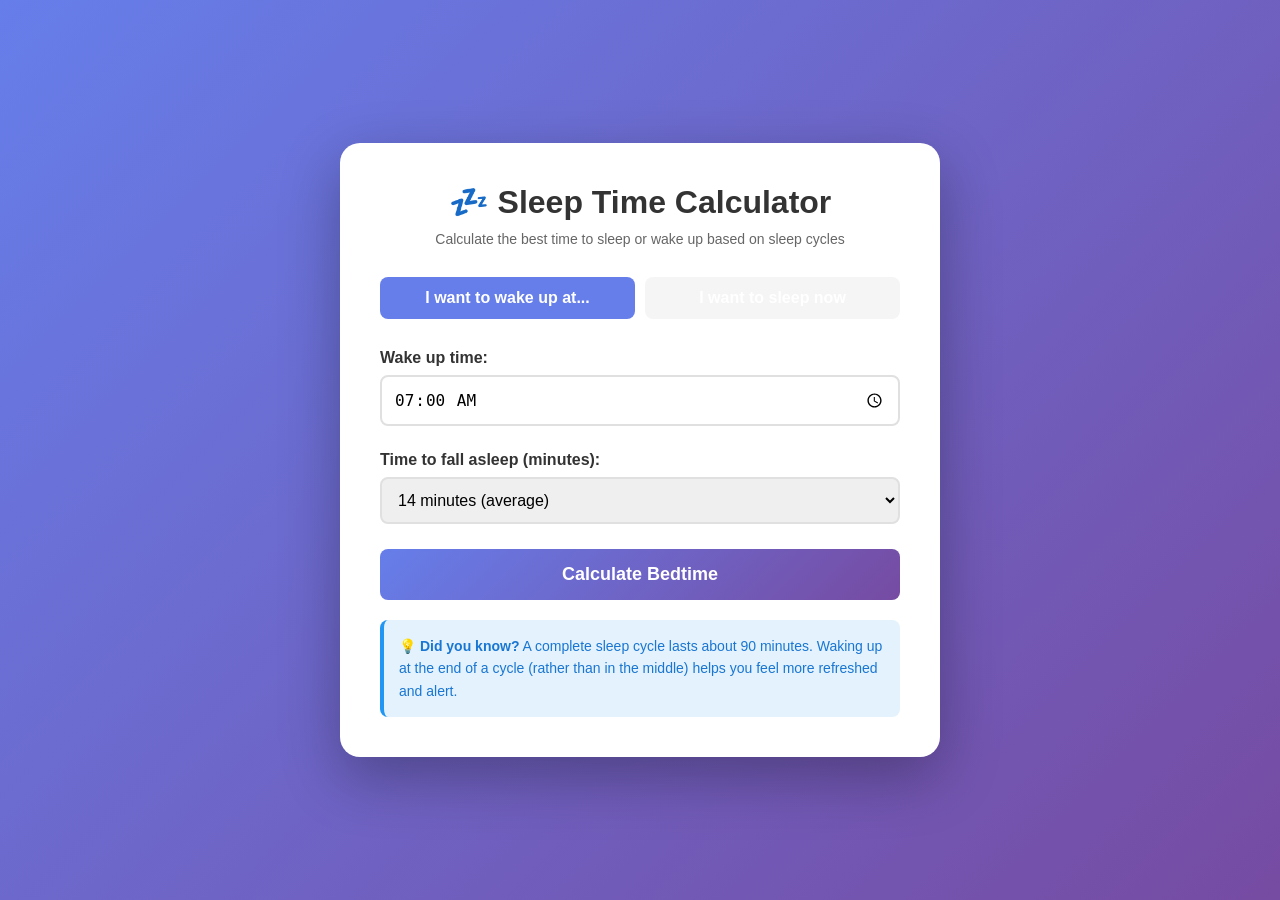
<file: tools/sleep-calculator.html>
<!DOCTYPE html>
<html lang="en">
<head>
    <meta charset="UTF-8">
    <meta name="viewport" content="width=device-width, initial-scale=1.0">
    <title>Sleep Time Calculator</title>
    <style>
        * {
            margin: 0;
            padding: 0;
            box-sizing: border-box;
        }

        body {
            font-family: 'Segoe UI', Tahoma, Geneva, Verdana, sans-serif;
            background: linear-gradient(135deg, #667eea 0%, #764ba2 100%);
            min-height: 100vh;
            display: flex;
            justify-content: center;
            align-items: center;
            padding: 20px;
        }

        .container {
            background: white;
            border-radius: 20px;
            padding: 40px;
            max-width: 600px;
            width: 100%;
            box-shadow: 0 20px 60px rgba(0, 0, 0, 0.3);
        }

        h1 {
            color: #333;
            margin-bottom: 10px;
            text-align: center;
        }

        .subtitle {
            color: #666;
            text-align: center;
            margin-bottom: 30px;
            font-size: 14px;
        }

        .input-group {
            margin-bottom: 25px;
        }

        label {
            display: block;
            margin-bottom: 8px;
            color: #333;
            font-weight: 600;
        }

        input[type="time"], select {
            width: 100%;
            padding: 12px;
            border: 2px solid #e0e0e0;
            border-radius: 8px;
            font-size: 16px;
            transition: border-color 0.3s;
        }

        input[type="time"]:focus, select:focus {
            outline: none;
            border-color: #667eea;
        }

        .tabs {
            display: flex;
            gap: 10px;
            margin-bottom: 30px;
        }

        .tab {
            flex: 1;
            padding: 12px;
            background: #f5f5f5;
            border: none;
            border-radius: 8px;
            cursor: pointer;
            font-size: 16px;
            transition: all 0.3s;
        }

        .tab.active {
            background: #667eea;
            color: white;
        }

        .tab-content {
            display: none;
        }

        .tab-content.active {
            display: block;
        }

        button {
            width: 100%;
            padding: 15px;
            background: linear-gradient(135deg, #667eea 0%, #764ba2 100%);
            color: white;
            border: none;
            border-radius: 8px;
            font-size: 18px;
            font-weight: 600;
            cursor: pointer;
            transition: transform 0.2s;
        }

        button:hover {
            transform: translateY(-2px);
        }

        button:active {
            transform: translateY(0);
        }

        .results {
            margin-top: 30px;
            padding: 20px;
            background: #f8f9fa;
            border-radius: 12px;
            display: none;
        }

        .results.show {
            display: block;
        }

        .result-item {
            margin-bottom: 15px;
            padding: 15px;
            background: white;
            border-radius: 8px;
            border-left: 4px solid #667eea;
        }

        .result-item h3 {
            color: #667eea;
            margin-bottom: 8px;
            font-size: 16px;
        }

        .result-item p {
            color: #333;
            font-size: 18px;
            font-weight: 600;
        }

        .time-grid {
            display: grid;
            grid-template-columns: repeat(auto-fit, minmax(150px, 1fr));
            gap: 15px;
            margin-top: 20px;
        }

        .time-card {
            background: white;
            padding: 15px;
            border-radius: 8px;
            text-align: center;
            cursor: pointer;
            transition: all 0.3s;
            border: 2px solid transparent;
        }

        .time-card:hover {
            border-color: #667eea;
            transform: translateY(-3px);
        }

        .time-card .cycle {
            color: #999;
            font-size: 12px;
            margin-bottom: 5px;
        }

        .time-card .time {
            color: #333;
            font-size: 20px;
            font-weight: 600;
        }

        .info-box {
            background: #e3f2fd;
            padding: 15px;
            border-radius: 8px;
            margin-top: 20px;
            border-left: 4px solid #2196f3;
        }

        .info-box p {
            color: #1976d2;
            font-size: 14px;
            line-height: 1.6;
        }
    </style>
</head>
<body>
    <div class="container">
        <h1>💤 Sleep Time Calculator</h1>
        <p class="subtitle">Calculate the best time to sleep or wake up based on sleep cycles</p>

        <div class="tabs">
            <button class="tab active" onclick="switchTab('wakeup')">I want to wake up at...</button>
            <button class="tab" onclick="switchTab('sleep')">I want to sleep now</button>
        </div>

        <!-- Wake Up Time Tab -->
        <div id="wakeup-tab" class="tab-content active">
            <div class="input-group">
                <label for="wakeup-time">Wake up time:</label>
                <input type="time" id="wakeup-time" value="07:00">
            </div>
            <div class="input-group">
                <label for="fall-asleep">Time to fall asleep (minutes):</label>
                <select id="fall-asleep">
                    <option value="0">0 minutes</option>
                    <option value="5">5 minutes</option>
                    <option value="10">10 minutes</option>
                    <option value="14" selected>14 minutes (average)</option>
                    <option value="20">20 minutes</option>
                    <option value="30">30 minutes</option>
                </select>
            </div>
            <button onclick="calculateBedtime()">Calculate Bedtime</button>
        </div>

        <!-- Sleep Now Tab -->
        <div id="sleep-tab" class="tab-content">
            <div class="input-group">
                <label for="sleep-now-time">Current time:</label>
                <input type="time" id="sleep-now-time">
            </div>
            <div class="input-group">
                <label for="fall-asleep-now">Time to fall asleep (minutes):</label>
                <select id="fall-asleep-now">
                    <option value="0">0 minutes</option>
                    <option value="5">5 minutes</option>
                    <option value="10">10 minutes</option>
                    <option value="14" selected>14 minutes (average)</option>
                    <option value="20">20 minutes</option>
                    <option value="30">30 minutes</option>
                </select>
            </div>
            <button onclick="calculateWakeTime()">Calculate Wake Times</button>
        </div>

        <div id="results" class="results"></div>

        <div class="info-box">
            <p><strong>💡 Did you know?</strong> A complete sleep cycle lasts about 90 minutes. Waking up at the end of a cycle (rather than in the middle) helps you feel more refreshed and alert.</p>
        </div>
    </div>

    <script>
        // Set current time on load
        window.onload = function() {
            const now = new Date();
            const hours = String(now.getHours()).padStart(2, '0');
            const minutes = String(now.getMinutes()).padStart(2, '0');
            document.getElementById('sleep-now-time').value = `${hours}:${minutes}`;
        };

        function switchTab(tab) {
            const tabs = document.querySelectorAll('.tab');
            const contents = document.querySelectorAll('.tab-content');

            tabs.forEach(t => t.classList.remove('active'));
            contents.forEach(c => c.classList.remove('active'));

            if (tab === 'wakeup') {
                tabs[0].classList.add('active');
                document.getElementById('wakeup-tab').classList.add('active');
            } else {
                tabs[1].classList.add('active');
                document.getElementById('sleep-tab').classList.add('active');
            }

            document.getElementById('results').classList.remove('show');
        }

        function calculateBedtime() {
            const wakeTime = document.getElementById('wakeup-time').value;
            const fallAsleep = parseInt(document.getElementById('fall-asleep').value);

            if (!wakeTime) {
                alert('Please select a wake up time');
                return;
            }

            const [hours, minutes] = wakeTime.split(':').map(Number);
            const wakeDate = new Date();
            wakeDate.setHours(hours, minutes, 0, 0);

            const cycles = [6, 5, 4, 3]; // Number of sleep cycles
            const cycleLength = 90; // minutes

            let html = '<h2 style="margin-bottom: 20px; color: #333;">Recommended Bedtimes</h2>';
            html += '<div class="time-grid">';

            cycles.forEach(cycle => {
                const totalMinutes = (cycle * cycleLength) + fallAsleep;
                const bedtime = new Date(wakeDate.getTime() - totalMinutes * 60000);

                const bedHours = bedtime.getHours();
                const bedMinutes = bedtime.getMinutes();
                const ampm = bedHours >= 12 ? 'PM' : 'AM';
                const displayHours = bedHours % 12 || 12;

                const sleepHours = Math.floor(cycle * 1.5);
                const sleepMinutes = (cycle * 1.5 - sleepHours) * 60;

                html += `
                    <div class="time-card">
                        <div class="cycle">${cycle} cycles (${sleepHours}h ${sleepMinutes}m)</div>
                        <div class="time">${String(displayHours).padStart(2, '0')}:${String(bedMinutes).padStart(2, '0')} ${ampm}</div>
                    </div>
                `;
            });

            html += '</div>';

            document.getElementById('results').innerHTML = html;
            document.getElementById('results').classList.add('show');
        }

        function calculateWakeTime() {
            const sleepTime = document.getElementById('sleep-now-time').value;
            const fallAsleep = parseInt(document.getElementById('fall-asleep-now').value);

            if (!sleepTime) {
                alert('Please select a time');
                return;
            }

            const [hours, minutes] = sleepTime.split(':').map(Number);
            const sleepDate = new Date();
            sleepDate.setHours(hours, minutes, 0, 0);
            sleepDate.setMinutes(sleepDate.getMinutes() + fallAsleep);

            const cycles = [3, 4, 5, 6]; // Number of sleep cycles
            const cycleLength = 90; // minutes

            let html = '<h2 style="margin-bottom: 20px; color: #333;">Recommended Wake Times</h2>';
            html += '<div class="time-grid">';

            cycles.forEach(cycle => {
                const totalMinutes = cycle * cycleLength;
                const wakeTime = new Date(sleepDate.getTime() + totalMinutes * 60000);

                const wakeHours = wakeTime.getHours();
                const wakeMinutes = wakeTime.getMinutes();
                const ampm = wakeHours >= 12 ? 'PM' : 'AM';
                const displayHours = wakeHours % 12 || 12;

                const sleepHours = Math.floor(cycle * 1.5);
                const sleepMinutes = (cycle * 1.5 - sleepHours) * 60;

                html += `
                    <div class="time-card">
                        <div class="cycle">${cycle} cycles (${sleepHours}h ${sleepMinutes}m)</div>
                        <div class="time">${String(displayHours).padStart(2, '0')}:${String(wakeMinutes).padStart(2, '0')} ${ampm}</div>
                    </div>
                `;
            });

            html += '</div>';

            document.getElementById('results').innerHTML = html;
            document.getElementById('results').classList.add('show');
        }
    </script>
</body>
</html>
</file>
<file: fixxsinghh/styles.css>
/* ====================================
   RESET & BASE STYLES
   ==================================== */
* {
    margin: 0;
    padding: 0;
    box-sizing: border-box;
}

:root {
    --primary-color: #ff6b35;
    --primary-dark: #e55a28;
    --secondary-color: #004e89;
    --secondary-dark: #003d6b;
    --text-dark: #1a1a1a;
    --text-light: #666;
    --bg-light: #f8f9fa;
    --white: #ffffff;
    --gradient-1: linear-gradient(135deg, #667eea 0%, #764ba2 100%);
    --gradient-2: linear-gradient(135deg, #f093fb 0%, #f5576c 100%);
    --gradient-3: linear-gradient(135deg, #4facfe 0%, #00f2fe 100%);
    --gradient-primary: linear-gradient(135deg, #ff6b35 0%, #f5576c 100%);
    --shadow-sm: 0 2px 10px rgba(0, 0, 0, 0.05);
    --shadow-md: 0 4px 20px rgba(0, 0, 0, 0.1);
    --shadow-lg: 0 10px 40px rgba(0, 0, 0, 0.15);
    --transition: all 0.3s cubic-bezier(0.4, 0, 0.2, 1);
    --transition-slow: all 0.6s cubic-bezier(0.4, 0, 0.2, 1);
}

html {
    scroll-behavior: smooth;
    overflow-x: hidden;
}

body {
    font-family: 'Poppins', sans-serif;
    color: var(--text-dark);
    line-height: 1.6;
    overflow-x: hidden;
    width: 100%;
    position: relative;
}

* {
    -webkit-tap-highlight-color: transparent;
}

.container {
    max-width: 1200px;
    margin: 0 auto;
    padding: 0 20px;
}

/* ====================================
   NAVIGATION
   ==================================== */
.navbar {
    position: fixed;
    top: 0;
    left: 0;
    right: 0;
    background: var(--white);
    box-shadow: var(--shadow-sm);
    z-index: 1000;
    transition: var(--transition);
}

.navbar.scrolled {
    box-shadow: var(--shadow-md);
}

.nav-container {
    display: flex;
    justify-content: space-between;
    align-items: center;
    padding: 1rem 20px;
}

.logo {
    display: flex;
    align-items: center;
    gap: 0.5rem;
    font-size: 1.5rem;
    font-weight: 700;
    cursor: pointer;
    transition: var(--transition);
}

.logo:hover {
    transform: scale(1.05);
}

.logo-icon {
    font-size: 1.8rem;
    animation: carBounce 2s ease-in-out infinite;
}

@keyframes carBounce {
    0%, 100% { transform: translateY(0); }
    50% { transform: translateY(-5px); }
}

.logo-text {
    color: var(--text-dark);
}

.highlight {
    background: var(--gradient-primary);
    -webkit-background-clip: text;
    -webkit-text-fill-color: transparent;
    background-clip: text;
}

.nav-menu {
    display: flex;
    list-style: none;
    align-items: center;
    gap: 2rem;
}

.nav-link {
    color: var(--text-dark);
    text-decoration: none;
    font-weight: 500;
    position: relative;
    transition: var(--transition);
}

.nav-link::after {
    content: '';
    position: absolute;
    bottom: -5px;
    left: 0;
    width: 0;
    height: 2px;
    background: var(--gradient-primary);
    transition: var(--transition);
}

.nav-link:hover {
    color: var(--primary-color);
}

.nav-link:hover::after {
    width: 100%;
}

.btn-nav {
    background: var(--gradient-primary);
    color: var(--white);
    padding: 0.6rem 1.5rem;
    border-radius: 50px;
    text-decoration: none;
    font-weight: 600;
    transition: var(--transition);
    box-shadow: var(--shadow-sm);
}

.btn-nav:hover {
    transform: translateY(-2px);
    box-shadow: var(--shadow-md);
}

.hamburger {
    display: none;
    flex-direction: column;
    gap: 5px;
    cursor: pointer;
    z-index: 1001;
}

.hamburger span {
    width: 25px;
    height: 3px;
    background: var(--text-dark);
    border-radius: 3px;
    transition: var(--transition);
}

.hamburger.active span:nth-child(1) {
    transform: rotate(45deg) translate(8px, 8px);
}

.hamburger.active span:nth-child(2) {
    opacity: 0;
}

.hamburger.active span:nth-child(3) {
    transform: rotate(-45deg) translate(7px, -7px);
}

/* ====================================
   HERO SECTION
   ==================================== */
.hero {
    position: relative;
    min-height: 100vh;
    display: flex;
    align-items: center;
    background: linear-gradient(135deg, #667eea 0%, #764ba2 100%);
    padding-top: 80px;
    overflow: hidden;
}

.hero-overlay {
    position: absolute;
    top: 0;
    left: 0;
    right: 0;
    bottom: 0;
    background: url('data:image/svg+xml,<svg width="100" height="100" xmlns="http://www.w3.org/2000/svg"><defs><pattern id="grid" width="100" height="100" patternUnits="userSpaceOnUse"><path d="M 100 0 L 0 0 0 100" fill="none" stroke="rgba(255,255,255,0.05)" stroke-width="1"/></pattern></defs><rect width="100%" height="100%" fill="url(%23grid)"/></svg>');
    opacity: 0.3;
}

.hero-container {
    position: relative;
    z-index: 1;
    display: grid;
    grid-template-columns: 1fr 1fr;
    gap: 4rem;
    align-items: center;
}

.hero-content {
    color: var(--white);
}

.hero-title {
    font-size: 3.5rem;
    font-weight: 800;
    line-height: 1.2;
    margin-bottom: 1.5rem;
}

.hero-subtitle {
    font-size: 1.2rem;
    margin-bottom: 2rem;
    opacity: 0.95;
    font-weight: 300;
}

.hero-buttons {
    display: flex;
    gap: 1rem;
    margin-bottom: 3rem;
    flex-wrap: wrap;
}

.btn {
    padding: 1rem 2rem;
    border-radius: 50px;
    text-decoration: none;
    font-weight: 600;
    transition: var(--transition);
    border: none;
    cursor: pointer;
    font-size: 1rem;
    display: inline-block;
}

.btn-primary {
    background: var(--white);
    color: var(--primary-color);
    box-shadow: var(--shadow-md);
}

.btn-primary:hover {
    transform: translateY(-3px);
    box-shadow: var(--shadow-lg);
}

.btn-secondary {
    background: transparent;
    color: var(--white);
    border: 2px solid var(--white);
}

.btn-secondary:hover {
    background: var(--white);
    color: var(--primary-color);
    transform: translateY(-3px);
}

.btn-full {
    width: 100%;
}

.hero-features {
    display: flex;
    gap: 1.5rem;
    flex-wrap: wrap;
}

.feature-badge {
    background: rgba(255, 255, 255, 0.15);
    backdrop-filter: blur(10px);
    padding: 0.8rem 1.5rem;
    border-radius: 50px;
    display: flex;
    align-items: center;
    gap: 0.5rem;
    font-weight: 500;
    border: 1px solid rgba(255, 255, 255, 0.2);
    transition: var(--transition);
}

.feature-badge:hover {
    background: rgba(255, 255, 255, 0.25);
    transform: translateY(-3px);
}

.badge-icon {
    font-size: 1.2rem;
}

.hero-image {
    position: relative;
    height: 400px;
}

.floating-card {
    position: absolute;
    background: var(--white);
    padding: 1rem 1.5rem;
    border-radius: 15px;
    box-shadow: var(--shadow-lg);
    display: flex;
    align-items: center;
    gap: 0.8rem;
    font-weight: 600;
    color: var(--text-dark);
    animation: float 3s ease-in-out infinite;
}

.card-1 {
    top: 10%;
    left: 10%;
    animation-delay: 0s;
}

.card-2 {
    top: 45%;
    right: 10%;
    animation-delay: 1s;
}

.card-3 {
    bottom: 15%;
    left: 20%;
    animation-delay: 2s;
}

@keyframes float {
    0%, 100% { transform: translateY(0px); }
    50% { transform: translateY(-20px); }
}

.card-icon {
    font-size: 1.5rem;
}

.scroll-indicator {
    position: absolute;
    bottom: 30px;
    left: 50%;
    transform: translateX(-50%);
    z-index: 2;
}

.mouse {
    width: 30px;
    height: 50px;
    border: 2px solid var(--white);
    border-radius: 20px;
    display: flex;
    justify-content: center;
    padding-top: 8px;
    opacity: 0.7;
}

.wheel {
    width: 4px;
    height: 10px;
    background: var(--white);
    border-radius: 2px;
    animation: scroll 1.5s ease-in-out infinite;
}

@keyframes scroll {
    0% { transform: translateY(0); opacity: 1; }
    100% { transform: translateY(15px); opacity: 0; }
}

/* ====================================
   FADE IN ANIMATIONS
   ==================================== */
.fade-in {
    opacity: 0;
    animation: fadeInUp 1s ease forwards;
}

.delay-1 { animation-delay: 0.2s; }
.delay-2 { animation-delay: 0.4s; }
.delay-3 { animation-delay: 0.6s; }

@keyframes fadeInUp {
    from {
        opacity: 0;
        transform: translateY(30px);
    }
    to {
        opacity: 1;
        transform: translateY(0);
    }
}

/* ====================================
   SERVICES SECTION
   ==================================== */
.services {
    padding: 6rem 0;
    background: var(--bg-light);
}

.section-header {
    text-align: center;
    margin-bottom: 4rem;
}

.section-title {
    font-size: 2.5rem;
    font-weight: 700;
    margin-bottom: 1rem;
    color: var(--text-dark);
}

.section-subtitle {
    font-size: 1.1rem;
    color: var(--text-light);
    max-width: 600px;
    margin: 0 auto;
}

.services-grid {
    display: grid;
    grid-template-columns: repeat(auto-fit, minmax(320px, 1fr));
    gap: 2rem;
}

.service-card {
    background: var(--white);
    padding: 2.5rem;
    border-radius: 20px;
    box-shadow: var(--shadow-sm);
    transition: var(--transition-slow);
    opacity: 0;
    transform: translateY(30px);
}

.service-card.visible {
    opacity: 1;
    transform: translateY(0);
}

.service-card:hover {
    transform: translateY(-10px);
    box-shadow: var(--shadow-lg);
}

.service-icon {
    font-size: 3rem;
    margin-bottom: 1.5rem;
    display: inline-block;
    transition: var(--transition);
}

.service-card:hover .service-icon {
    transform: scale(1.2) rotate(10deg);
}

.service-card h3 {
    font-size: 1.5rem;
    margin-bottom: 1rem;
    color: var(--text-dark);
}

.service-card p {
    color: var(--text-light);
    margin-bottom: 1.5rem;
    line-height: 1.8;
}

.service-list {
    list-style: none;
}

.service-list li {
    color: var(--text-light);
    padding: 0.5rem 0;
    position: relative;
    padding-left: 1.5rem;
}

.service-list li::before {
    content: '✓';
    position: absolute;
    left: 0;
    color: var(--primary-color);
    font-weight: 700;
}

/* ====================================
   ABOUT SECTION
   ==================================== */
.about {
    padding: 6rem 0;
    background: var(--white);
}

.about-grid {
    display: grid;
    grid-template-columns: 1fr 1fr;
    gap: 4rem;
    align-items: center;
}

.about-text {
    font-size: 1.1rem;
    color: var(--text-light);
    margin-bottom: 2rem;
    line-height: 1.8;
}

.about-features {
    display: flex;
    flex-direction: column;
    gap: 1.5rem;
}

.about-feature {
    display: flex;
    align-items: flex-start;
    gap: 1rem;
    padding: 1.5rem;
    background: var(--bg-light);
    border-radius: 15px;
    transition: var(--transition);
}

.about-feature:hover {
    transform: translateX(10px);
    box-shadow: var(--shadow-md);
}

.feature-icon-circle {
    width: 60px;
    height: 60px;
    min-width: 60px;
    background: var(--gradient-primary);
    border-radius: 50%;
    display: flex;
    align-items: center;
    justify-content: center;
    font-size: 1.5rem;
    box-shadow: var(--shadow-sm);
}

.about-feature h4 {
    font-size: 1.2rem;
    margin-bottom: 0.5rem;
    color: var(--text-dark);
}

.about-feature p {
    color: var(--text-light);
    line-height: 1.6;
}

.about-image {
    display: flex;
    justify-content: center;
    align-items: center;
}

.stats-card {
    background: var(--gradient-primary);
    padding: 3rem;
    border-radius: 20px;
    box-shadow: var(--shadow-lg);
    display: grid;
    gap: 2rem;
}

.stat {
    text-align: center;
    color: var(--white);
}

.stat-number {
    font-size: 3rem;
    font-weight: 800;
    margin-bottom: 0.5rem;
}

.stat p {
    font-size: 1rem;
    opacity: 0.95;
}

/* ====================================
   TAGLINE SECTION
   ==================================== */
.tagline {
    padding: 4rem 0;
    background: linear-gradient(135deg, #667eea 0%, #764ba2 100%);
    text-align: center;
}

.tagline-text {
    font-size: 2.5rem;
    font-weight: 700;
    color: var(--white);
    line-height: 1.4;
}

.tagline-brand {
    font-size: 3rem;
}

/* ====================================
   CONTACT SECTION
   ==================================== */
.contact {
    padding: 6rem 0;
    background: var(--bg-light);
}

.contact-grid {
    display: grid;
    grid-template-columns: 1fr 1fr;
    gap: 3rem;
}

.contact-info {
    display: grid;
    grid-template-columns: repeat(auto-fit, minmax(200px, 1fr));
    gap: 1.5rem;
}

.info-card {
    background: var(--white);
    padding: 2rem;
    border-radius: 15px;
    box-shadow: var(--shadow-sm);
    text-align: center;
    transition: var(--transition);
}

.info-card:hover {
    transform: translateY(-5px);
    box-shadow: var(--shadow-md);
}

.info-icon {
    font-size: 2.5rem;
    margin-bottom: 1rem;
    display: block;
}

.info-card h3 {
    font-size: 1.2rem;
    margin-bottom: 0.5rem;
    color: var(--text-dark);
}

.info-card p {
    color: var(--text-light);
    margin-bottom: 0.8rem;
    font-size: 0.9rem;
}

.info-link {
    color: var(--primary-color);
    font-weight: 600;
    text-decoration: none;
    display: block;
}

.info-link:hover {
    text-decoration: underline;
}

.contact-form-wrapper {
    background: var(--white);
    padding: 3rem;
    border-radius: 20px;
    box-shadow: var(--shadow-md);
}

.contact-form {
    display: flex;
    flex-direction: column;
    gap: 1.5rem;
}

.form-group {
    position: relative;
}

.form-group input,
.form-group textarea,
.form-group select {
    width: 100%;
    padding: 1rem;
    border: 2px solid #e0e0e0;
    border-radius: 10px;
    font-size: 1rem;
    font-family: 'Poppins', sans-serif;
    transition: var(--transition);
    background: var(--white);
}

.form-group input:focus,
.form-group textarea:focus,
.form-group select:focus {
    outline: none;
    border-color: var(--primary-color);
}

.form-group label {
    position: absolute;
    top: 50%;
    left: 1rem;
    transform: translateY(-50%);
    background: var(--white);
    padding: 0 0.5rem;
    color: var(--text-light);
    transition: var(--transition);
    pointer-events: none;
}

.form-group textarea + label {
    top: 1.5rem;
}

.form-group select + label {
    top: -10px;
    font-size: 0.85rem;
    color: var(--text-light);
}

.form-group input:focus + label,
.form-group textarea:focus + label,
.form-group select:focus + label,
.form-group input:not(:placeholder-shown) + label,
.form-group textarea:not(:placeholder-shown) + label {
    top: -10px;
    font-size: 0.85rem;
    color: var(--primary-color);
}

.form-group select:focus + label {
    color: var(--primary-color);
}

.form-group input:not(:placeholder-shown),
.form-group textarea:not(:placeholder-shown),
.form-group select:focus {
    border-color: var(--primary-color);
}

/* ====================================
   FOOTER
   ==================================== */
.footer {
    background: var(--text-dark);
    color: var(--white);
    padding: 3rem 0 1.5rem;
}

.footer-content {
    display: grid;
    grid-template-columns: repeat(auto-fit, minmax(250px, 1fr));
    gap: 2rem;
    margin-bottom: 2rem;
}

.footer-section h4 {
    margin-bottom: 1rem;
    font-size: 1.2rem;
}

.footer-text {
    color: rgba(255, 255, 255, 0.7);
    line-height: 1.8;
}

.footer-links {
    list-style: none;
}

.footer-links li {
    margin-bottom: 0.8rem;
}

.footer-links a {
    color: rgba(255, 255, 255, 0.7);
    text-decoration: none;
    transition: var(--transition);
}

.footer-links a:hover {
    color: var(--primary-color);
    padding-left: 5px;
}

.footer .logo-text {
    color: var(--white);
}

.footer-bottom {
    text-align: center;
    padding-top: 2rem;
    border-top: 1px solid rgba(255, 255, 255, 0.1);
    color: rgba(255, 255, 255, 0.5);
}

/* ====================================
   BACK TO TOP BUTTON
   ==================================== */
.back-to-top {
    position: fixed;
    bottom: 30px;
    right: 30px;
    width: 50px;
    height: 50px;
    background: var(--gradient-primary);
    color: var(--white);
    border: none;
    border-radius: 50%;
    font-size: 1.5rem;
    cursor: pointer;
    box-shadow: var(--shadow-lg);
    opacity: 0;
    visibility: hidden;
    transition: var(--transition);
    z-index: 999;
}

.back-to-top.visible {
    opacity: 1;
    visibility: visible;
}

.back-to-top:hover {
    transform: translateY(-5px);
}

/* ====================================
   RESPONSIVE DESIGN
   ==================================== */
@media (max-width: 968px) {
    .container {
        padding: 0 15px;
    }

    .nav-container {
        padding: 1rem 15px;
    }

    .nav-menu {
        position: fixed;
        top: 0;
        right: -100%;
        height: 100vh;
        width: 70%;
        max-width: 300px;
        background: var(--white);
        flex-direction: column;
        justify-content: center;
        box-shadow: var(--shadow-lg);
        transition: var(--transition);
        padding: 2rem;
    }

    .nav-menu.active {
        right: 0;
    }

    .hamburger {
        display: flex;
    }

    .hero {
        padding-top: 70px;
        min-height: auto;
        padding-bottom: 4rem;
    }

    .hero-container {
        grid-template-columns: 1fr;
        gap: 2rem;
        text-align: center;
        padding: 2rem 15px;
    }

    .hero-title {
        font-size: 2rem;
        line-height: 1.3;
    }

    .hero-subtitle {
        font-size: 1rem;
        margin-bottom: 1.5rem;
    }

    .hero-buttons {
        justify-content: center;
        gap: 0.8rem;
    }

    .hero-features {
        justify-content: center;
        gap: 1rem;
    }

    .feature-badge {
        padding: 0.6rem 1.2rem;
        font-size: 0.9rem;
    }

    .hero-image {
        height: 250px;
        display: none;
    }

    .floating-card {
        display: none;
    }

    .services {
        padding: 4rem 0;
    }

    .section-header {
        margin-bottom: 2.5rem;
    }

    .section-title {
        font-size: 2rem;
    }

    .section-subtitle {
        font-size: 1rem;
        padding: 0 1rem;
    }

    .services-grid {
        gap: 1.5rem;
    }

    .service-card {
        padding: 2rem 1.5rem;
    }

    .about {
        padding: 4rem 0;
    }

    .about-grid {
        grid-template-columns: 1fr;
        gap: 2rem;
    }

    .about-feature {
        padding: 1.2rem;
    }

    .stats-card {
        padding: 2rem;
        gap: 1.5rem;
    }

    .stat-number {
        font-size: 2.5rem;
    }

    .tagline {
        padding: 3rem 1rem;
    }

    .tagline-text {
        font-size: 1.5rem;
        line-height: 1.6;
    }

    .tagline-brand {
        font-size: 1.8rem;
    }

    .contact {
        padding: 4rem 0;
    }

    .contact-grid {
        grid-template-columns: 1fr;
        gap: 2rem;
    }

    .contact-info {
        grid-template-columns: repeat(2, 1fr);
        gap: 1rem;
    }

    .info-card {
        padding: 1.5rem 1rem;
    }

    .info-icon {
        font-size: 2rem;
    }

    .footer {
        padding: 2.5rem 0 1.5rem;
    }

    .footer-content {
        gap: 2rem;
    }

    .back-to-top {
        width: 45px;
        height: 45px;
        bottom: 20px;
        right: 20px;
        font-size: 1.3rem;
    }
}

@media (max-width: 640px) {
    .container {
        padding: 0 12px;
    }

    .logo {
        font-size: 1.3rem;
    }

    .logo-icon {
        font-size: 1.5rem;
    }

    .hero-title {
        font-size: 1.8rem;
    }

    .hero-title br {
        display: none;
    }

    .hero-subtitle {
        font-size: 0.95rem;
    }

    .hero-buttons {
        flex-direction: column;
        width: 100%;
    }

    .btn {
        width: 100%;
        text-align: center;
        padding: 0.9rem 1.5rem;
    }

    .section-title {
        font-size: 1.75rem;
    }

    .section-subtitle {
        font-size: 0.95rem;
    }

    .services-grid {
        grid-template-columns: 1fr;
    }

    .service-card {
        padding: 1.8rem 1.2rem;
    }

    .service-icon {
        font-size: 2.5rem;
    }

    .service-card h3 {
        font-size: 1.3rem;
    }

    .about-feature {
        flex-direction: column;
        text-align: center;
        align-items: center;
    }

    .feature-icon-circle {
        width: 50px;
        height: 50px;
        min-width: 50px;
        font-size: 1.3rem;
    }

    .about-feature h4 {
        font-size: 1.1rem;
    }

    .stats-card {
        padding: 1.5rem;
    }

    .stat-number {
        font-size: 2rem;
    }

    .stat p {
        font-size: 0.9rem;
    }

    .tagline-text {
        font-size: 1.3rem;
    }

    .tagline-brand {
        font-size: 1.5rem;
        display: block;
        margin-bottom: 0.3rem;
    }

    .contact-grid {
        gap: 2rem;
    }

    .contact-info {
        grid-template-columns: 1fr;
    }

    .contact-form-wrapper {
        padding: 1.5rem;
    }

    .form-group input,
    .form-group textarea,
    .form-group select {
        padding: 0.9rem;
        font-size: 0.95rem;
    }

    .footer-content {
        grid-template-columns: 1fr;
        text-align: center;
        gap: 1.5rem;
    }

    .footer-section {
        padding: 0 1rem;
    }

    .back-to-top {
        width: 40px;
        height: 40px;
        bottom: 15px;
        right: 15px;
        font-size: 1.2rem;
    }
}

@media (max-width: 375px) {
    .hero-title {
        font-size: 1.6rem;
    }

    .section-title {
        font-size: 1.6rem;
    }

    .tagline-text {
        font-size: 1.1rem;
    }

    .feature-badge {
        padding: 0.5rem 1rem;
        font-size: 0.85rem;
    }

    .service-card {
        padding: 1.5rem 1rem;
    }

    .contact-form-wrapper {
        padding: 1.2rem;
    }
}

/* ====================================
   SCROLL ANIMATIONS
   ==================================== */
.scroll-reveal {
    opacity: 0;
    transform: translateY(50px);
    transition: var(--transition-slow);
}

.scroll-reveal.visible {
    opacity: 1;
    transform: translateY(0);
}

/* ====================================
   LOADING ANIMATION
   ==================================== */
@keyframes shimmer {
    0% { background-position: -1000px 0; }
    100% { background-position: 1000px 0; }
}

.loading {
    animation: shimmer 2s infinite;
    background: linear-gradient(to right, #f6f7f8 0%, #edeef1 20%, #f6f7f8 40%, #f6f7f8 100%);
    background-size: 1000px 100%;
}
</file>
